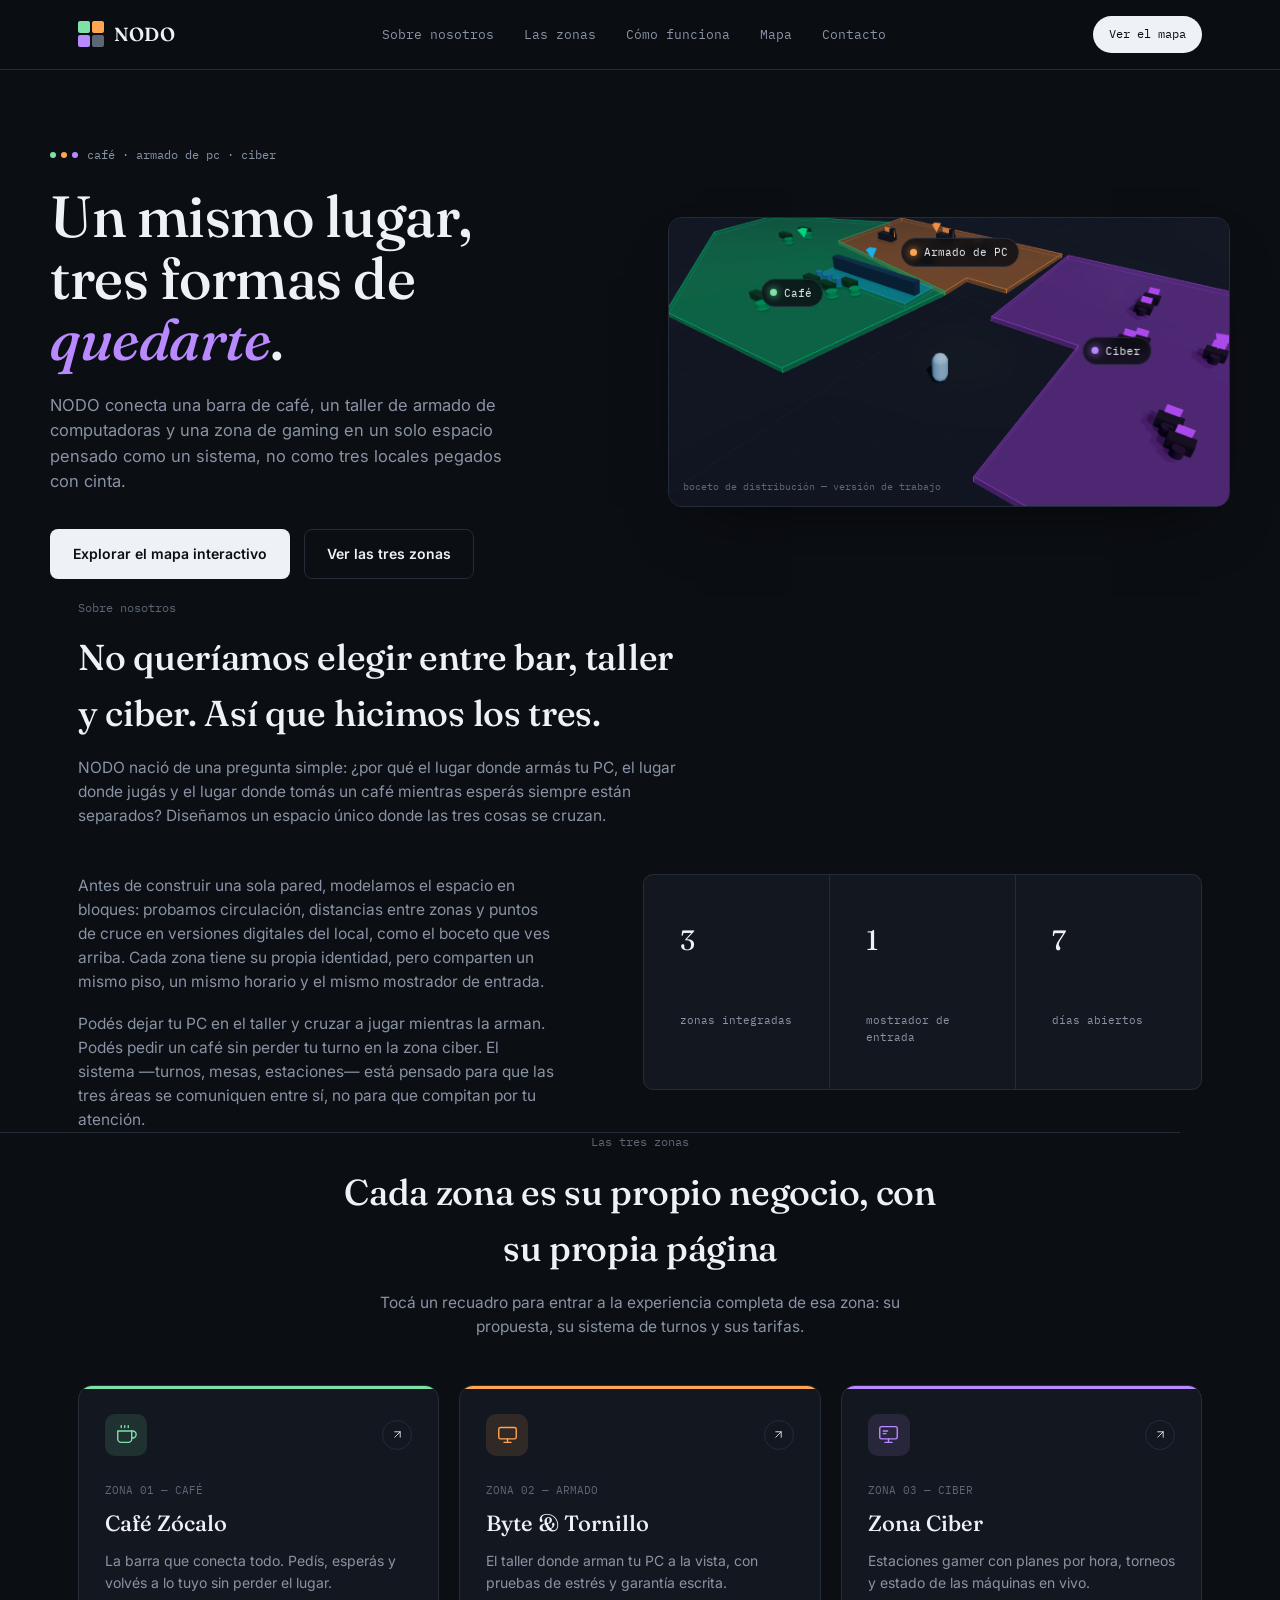
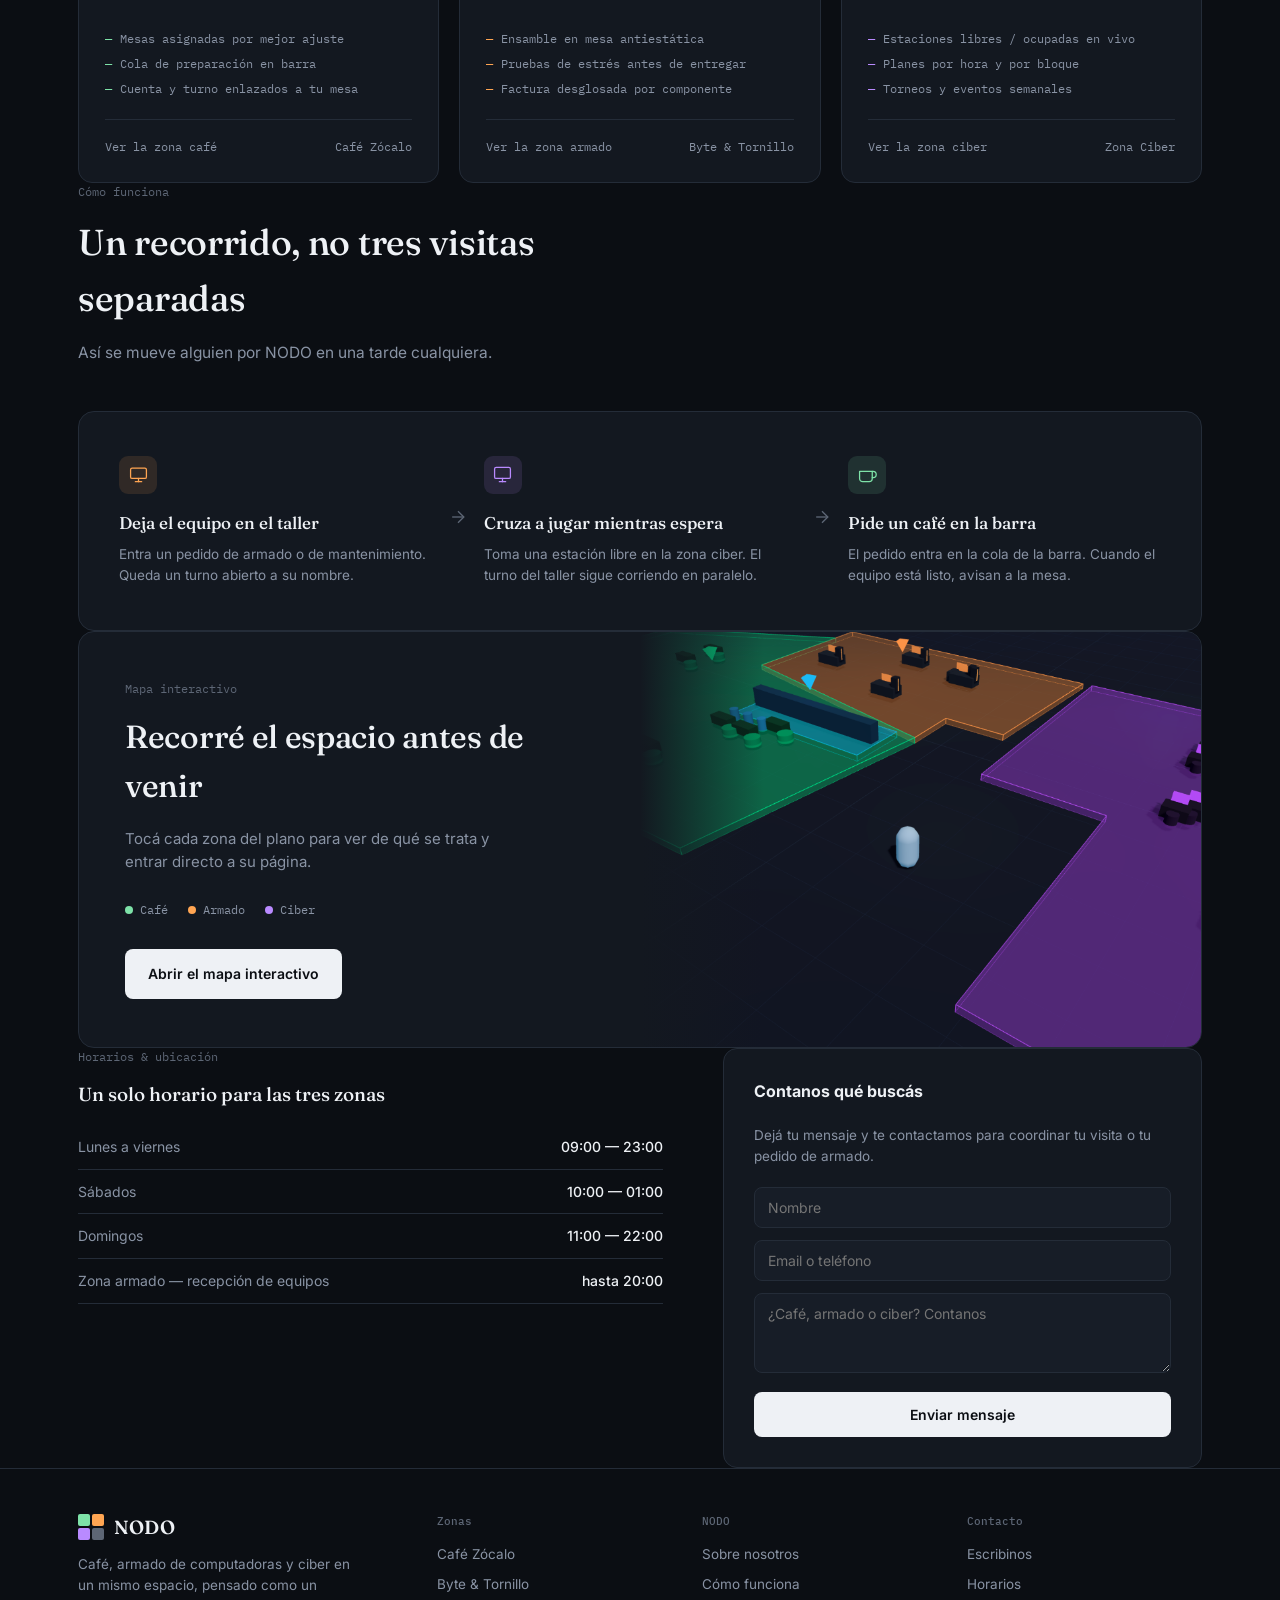
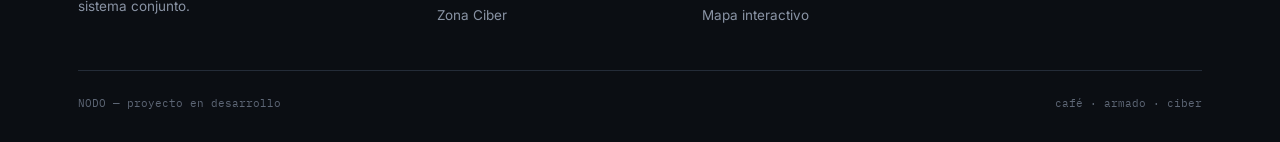
<file: Proyecto-Moyano/index.html>
<!DOCTYPE html>
<html lang="es">
<head>
<meta charset="UTF-8">
<meta name="viewport" content="width=device-width, initial-scale=1.0">
<title>NODO — Café, ciber y armado de PC en un solo lugar</title>
<meta name="description" content="NODO es un mismo espacio con tres experiencias conectadas: barra de café, zona de gaming y taller de armado de computadoras.">
<link rel="preconnect" href="https://fonts.googleapis.com">
<link rel="preconnect" href="https://fonts.gstatic.com" crossorigin>
<link href="https://fonts.googleapis.com/css2?family=Fraunces:ital,opsz,wght@0,9..144,400;0,9..144,500;0,9..144,600;1,9..144,500&family=Inter:wght@400;500;600&family=IBM+Plex+Mono:wght@400;500&display=swap" rel="stylesheet">
<style>
:root{
  --bg:#0b0e13;
  --bg-2:#0e1219;
  --panel:#131820;
  --panel-2:#171d27;
  --line:#242c38;
  --text:#eef1f5;
  --text-dim:#8993a4;
  --text-faint:#5d6675;

  --cafe:#7ee2a8;
  --cafe-dim:#2c4a3a;
  --armado:#ffa552;
  --armado-dim:#4a3521;
  --ciber:#b98aff;
  --ciber-dim:#352b4d;

  --serif:'Fraunces', serif;
  --sans:'Inter', sans-serif;
  --mono:'IBM Plex Mono', monospace;
}
*{box-sizing:border-box;}
html{scroll-behavior:smooth;}
body{
  margin:0;
  background:var(--bg);
  color:var(--text);
  font-family:var(--sans);
  line-height:1.55;
  -webkit-font-smoothing:antialiased;
}
img{max-width:100%;display:block;}
a{color:inherit;}
::selection{background:var(--ciber); color:#0b0e13;}
.wrap{max-width:1180px; margin:0 auto; padding:0 28px;}
@media (prefers-reduced-motion: reduce){
  *{animation-duration:0.001ms !important; transition-duration:0.001ms !important;}
}

/* ---------- nav ---------- */
header.site{
  position:sticky; top:0; z-index:80;
  background:rgba(11,14,19,0.86); backdrop-filter:blur(10px);
  border-bottom:1px solid var(--line);
}
header.site .wrap{display:flex; align-items:center; justify-content:space-between; padding:16px 28px;}
.logo{display:flex; align-items:center; gap:10px; text-decoration:none;}
.logo .mark{
  width:26px; height:26px; position:relative;
  display:grid; grid-template-columns:1fr 1fr; grid-template-rows:1fr 1fr; gap:2px;
}
.logo .mark i{border-radius:2px;}
.logo .mark i:nth-child(1){background:var(--cafe);}
.logo .mark i:nth-child(2){background:var(--armado);}
.logo .mark i:nth-child(3){background:var(--ciber);}
.logo .mark i:nth-child(4){background:var(--text-faint);}
.logo span{font-family:var(--serif); font-weight:600; font-size:19px; letter-spacing:0.2px;}
nav.links{display:flex; gap:30px;}
nav.links a{
  font-family:var(--mono); font-size:12.5px; text-decoration:none; color:var(--text-dim);
  transition:color .15s;
}
nav.links a:hover{color:var(--text);}
.nav-cta{
  display:inline-flex; align-items:center; gap:8px;
  font-family:var(--mono); font-size:12px; color:var(--bg);
  background:var(--text); padding:9px 16px; border-radius:20px;
  text-decoration:none; white-space:nowrap;
}
.nav-hide{display:none;}
@media (max-width:820px){ nav.links{display:none;} }

/* ---------- hero ---------- */
.hero{
  padding:76px 0 40px;
  display:grid; grid-template-columns:1fr 1fr; gap:56px; align-items:center;
}
.hero-copy .eyebrow{
  font-family:var(--mono); font-size:12px; color:var(--text-dim);
  margin-bottom:22px; display:flex; align-items:center; gap:9px;
}
.eyebrow .dots{display:flex; gap:5px;}
.eyebrow .dots i{width:6px; height:6px; border-radius:50%;}
.eyebrow .dots i:nth-child(1){background:var(--cafe);}
.eyebrow .dots i:nth-child(2){background:var(--armado);}
.eyebrow .dots i:nth-child(3){background:var(--ciber);}
.hero h1{
  font-family:var(--serif); font-weight:500;
  font-size:clamp(36px, 4.6vw, 58px); line-height:1.06; letter-spacing:-0.5px;
  margin:0 0 22px;
}
.hero h1 em{font-style:italic; font-weight:500; color:var(--ciber);}
.hero-copy p.lead{
  color:var(--text-dim); font-size:16.5px; max-width:460px; margin:0 0 34px;
}
.hero-cta{display:flex; gap:14px; flex-wrap:wrap;}
.btn{
  font-family:var(--sans); font-weight:600; font-size:14px;
  padding:13px 22px; border-radius:8px; border:1px solid transparent;
  cursor:pointer; text-decoration:none; display:inline-flex; align-items:center; gap:9px;
  transition:transform .15s, border-color .15s, background .15s;
}
.btn-primary{background:var(--text); color:var(--bg);}
.btn-primary:hover{transform:translateY(-1px);}
.btn-ghost{border-color:var(--line); color:var(--text);}
.btn-ghost:hover{border-color:var(--text-dim);}

.hero-map{
  position:relative; border-radius:14px; overflow:hidden;
  border:1px solid var(--line); background:var(--panel);
  box-shadow:0 30px 60px -30px rgba(0,0,0,0.6);
}
.hero-map img{width:100%; height:auto; display:block; opacity:0.96;}
.hero-pin{
  position:absolute; transform:translate(-50%,-50%);
  display:flex; align-items:center; gap:7px;
  font-family:var(--mono); font-size:10.5px;
  padding:5px 10px 5px 8px; border-radius:20px;
  background:rgba(11,14,19,0.82); border:1px solid var(--line);
  backdrop-filter:blur(4px); white-space:nowrap;
}
.hero-pin i{width:7px; height:7px; border-radius:50%; flex:none;}
.hero-pin.p-cafe i{background:var(--cafe); box-shadow:0 0 8px var(--cafe);}
.hero-pin.p-armado i{background:var(--armado); box-shadow:0 0 8px var(--armado);}
.hero-pin.p-ciber i{background:var(--ciber); box-shadow:0 0 8px var(--ciber);}
.hero-map-cap{
  position:absolute; left:14px; bottom:12px;
  font-family:var(--mono); font-size:10px; color:var(--text-faint);
}

@media (max-width:900px){
  .hero{grid-template-columns:1fr; padding-top:44px;}
  .hero-pin{font-size:9.5px; padding:4px 8px;}
}

/* ---------- section shell ---------- */
section{padding:86px 0;}
.section-head{max-width:600px; margin-bottom:46px;}
.section-head .tag{
  font-family:var(--mono); font-size:11.5px; color:var(--text-faint);
  margin-bottom:14px; display:block;
}
.section-head h2{
  font-family:var(--serif); font-weight:500; font-size:clamp(26px,3vw,36px);
  margin:0 0 14px; letter-spacing:-0.3px;
}
.section-head p{color:var(--text-dim); font-size:15.5px; margin:0;}
.center{text-align:center; margin-left:auto; margin-right:auto;}

hr.rule{border:none; border-top:1px solid var(--line); margin:0;}

/* ---------- sobre nosotros ---------- */
.about{display:grid; grid-template-columns:0.95fr 1.05fr; gap:60px; align-items:start;}
.about-text p{color:var(--text-dim); font-size:15.5px; margin:0 0 18px; max-width:480px;}
.about-text p:last-child{margin-bottom:0;}
.about-stats{
  display:grid; grid-template-columns:repeat(3,1fr); gap:1px;
  background:var(--line); border:1px solid var(--line); border-radius:10px; overflow:hidden;
}
.about-stats div{background:var(--panel); padding:22px 18px;}
.about-stats .n{font-family:var(--serif); font-size:28px; color:var(--text);}
.about-stats .l{font-family:var(--mono); font-size:10.5px; color:var(--text-dim); margin-top:6px;}
.about-principles{display:flex; flex-direction:column; gap:0;}
.principle{padding:22px 0; border-top:1px solid var(--line);}
.principle:last-child{padding-bottom:0;}
.principle .num{font-family:var(--mono); font-size:11px; color:var(--text-faint); margin-bottom:8px;}
.principle h4{font-family:var(--serif); font-weight:500; font-size:19px; margin:0 0 7px;}
.principle p{color:var(--text-dim); font-size:14.5px; margin:0; max-width:440px;}

@media (max-width:900px){ .about{grid-template-columns:1fr; gap:40px;} }

/* ---------- zonas ---------- */
.zonas-grid{display:grid; grid-template-columns:repeat(3,1fr); gap:20px;}
.zona-card{
  position:relative; display:block; text-decoration:none; color:var(--text);
  background:var(--panel); border:1px solid var(--line); border-radius:14px;
  padding:28px 26px 26px; overflow:hidden;
  transition:border-color .18s, transform .18s;
}
.zona-card:hover{transform:translateY(-4px);}
.zona-card::before{
  content:''; position:absolute; left:0; top:0; right:0; height:3px;
}
.zona-card.z-cafe::before{background:var(--cafe);}
.zona-card.z-armado::before{background:var(--armado);}
.zona-card.z-ciber::before{background:var(--ciber);}
.zona-card.z-cafe:hover{border-color:var(--cafe-dim);}
.zona-card.z-armado:hover{border-color:var(--armado-dim);}
.zona-card.z-ciber:hover{border-color:var(--ciber-dim);}
.zona-card .zk-top{display:flex; align-items:center; justify-content:space-between; margin-bottom:26px;}
.zona-card .zk-icon{
  width:42px; height:42px; border-radius:10px;
  display:flex; align-items:center; justify-content:center;
}
.z-cafe .zk-icon{background:rgba(126,226,168,0.12);}
.z-armado .zk-icon{background:rgba(255,165,82,0.12);}
.z-ciber .zk-icon{background:rgba(185,138,255,0.12);}
.zk-icon svg{width:21px; height:21px;}
.z-cafe .zk-icon svg{stroke:var(--cafe);}
.z-armado .zk-icon svg{stroke:var(--armado);}
.z-ciber .zk-icon svg{stroke:var(--ciber);}
.zk-arrow{
  width:30px; height:30px; border-radius:50%; border:1px solid var(--line);
  display:flex; align-items:center; justify-content:center; flex:none;
  transition:border-color .18s, transform .18s;
}
.zona-card:hover .zk-arrow{transform:rotate(45deg);}
.z-cafe:hover .zk-arrow{border-color:var(--cafe);}
.z-armado:hover .zk-arrow{border-color:var(--armado);}
.z-ciber:hover .zk-arrow{border-color:var(--ciber);}
.zk-arrow svg{width:13px; height:13px;}
.zona-card .zk-tag{font-family:var(--mono); font-size:10.5px; color:var(--text-faint); margin-bottom:8px; display:block;}
.zona-card h3{font-family:var(--serif); font-weight:500; font-size:22px; margin:0 0 10px;}
.zona-card p{color:var(--text-dim); font-size:14px; margin:0 0 20px; min-height:60px;}
.zk-list{list-style:none; margin:0 0 22px; padding:0; display:flex; flex-direction:column; gap:7px;}
.zk-list li{font-family:var(--mono); font-size:11.5px; color:var(--text-dim); display:flex; gap:8px; align-items:baseline;}
.z-cafe .zk-list li::before{content:'—'; color:var(--cafe);}
.z-armado .zk-list li::before{content:'—'; color:var(--armado);}
.z-ciber .zk-list li::before{content:'—'; color:var(--ciber);}
.zk-foot{
  font-family:var(--mono); font-size:11.5px; color:var(--text-dim);
  padding-top:18px; border-top:1px solid var(--line);
  display:flex; align-items:center; justify-content:space-between;
}
.z-cafe:hover .zk-foot{color:var(--cafe);}
.z-armado:hover .zk-foot{color:var(--armado);}
.z-ciber:hover .zk-foot{color:var(--ciber);}

@media (max-width:900px){ .zonas-grid{grid-template-columns:1fr;} }

/* ---------- integración ---------- */
.flujo{
  background:var(--panel); border:1px solid var(--line); border-radius:16px;
  padding:44px 40px; display:grid; grid-template-columns:1fr auto 1fr auto 1fr; align-items:center; gap:16px;
}
.flujo-step{text-align:left;}
.flujo-step .fs-icon{
  width:38px; height:38px; border-radius:9px; margin-bottom:16px;
  display:flex; align-items:center; justify-content:center;
}
.flujo-step:nth-child(1) .fs-icon{background:rgba(255,165,82,0.12);}
.flujo-step:nth-child(3) .fs-icon{background:rgba(185,138,255,0.12);}
.flujo-step:nth-child(5) .fs-icon{background:rgba(126,226,168,0.12);}
.flujo-step:nth-child(1) .fs-icon svg{stroke:var(--armado);}
.flujo-step:nth-child(3) .fs-icon svg{stroke:var(--ciber);}
.flujo-step:nth-child(5) .fs-icon svg{stroke:var(--cafe);}
.fs-icon svg{width:19px; height:19px;}
.flujo-step h5{font-family:var(--serif); font-weight:500; font-size:17px; margin:0 0 8px;}
.flujo-step p{font-size:13.5px; color:var(--text-dim); margin:0;}
.flujo-arrow{color:var(--text-faint);}
.flujo-arrow svg{width:20px; height:20px;}
@media (max-width:900px){
  .flujo{grid-template-columns:1fr; text-align:left;}
  .flujo-arrow{transform:rotate(90deg); margin:2px 0;}
}

/* ---------- mapa teaser ---------- */
.mapa-teaser{
  display:grid; grid-template-columns:1fr 1fr; gap:0;
  background:var(--panel); border:1px solid var(--line); border-radius:16px;
  overflow:hidden;
}
.mapa-teaser-copy{padding:48px 46px; display:flex; flex-direction:column; justify-content:center;}
.mapa-teaser-copy .tag{font-family:var(--mono); font-size:11.5px; color:var(--text-faint); margin-bottom:14px;}
.mapa-teaser-copy h2{font-family:var(--serif); font-weight:500; font-size:clamp(24px,2.6vw,32px); margin:0 0 16px; letter-spacing:-0.3px;}
.mapa-teaser-copy p{color:var(--text-dim); font-size:15px; margin:0 0 28px; max-width:400px;}
.mapa-legend{display:flex; gap:20px; margin-bottom:30px; flex-wrap:wrap;}
.mapa-legend span{display:flex; align-items:center; gap:7px; font-family:var(--mono); font-size:11.5px; color:var(--text-dim);}
.mapa-legend i{width:8px; height:8px; border-radius:50%;}
.mapa-legend .l-cafe i{background:var(--cafe);}
.mapa-legend .l-armado i{background:var(--armado);}
.mapa-legend .l-ciber i{background:var(--ciber);}
.mapa-teaser-art{position:relative; min-height:320px; overflow:hidden;}
.mapa-teaser-art img{width:100%; height:100%; object-fit:cover; object-position:center;}
.mapa-teaser-art::after{
  content:''; position:absolute; inset:0;
  background:linear-gradient(90deg, var(--panel) 0%, rgba(19,24,32,0) 22%);
}
@media (max-width:900px){
  .mapa-teaser{grid-template-columns:1fr;}
  .mapa-teaser-art{min-height:220px; order:-1;}
  .mapa-teaser-art::after{background:linear-gradient(180deg, rgba(19,24,32,0) 60%, var(--panel) 100%);}
}

/* ---------- horarios / contacto ---------- */
.contacto{display:grid; grid-template-columns:1.1fr 0.9fr; gap:60px;}
.contacto-block h4{font-family:var(--serif); font-weight:500; font-size:19px; margin:0 0 16px;}
.horarios{list-style:none; margin:0; padding:0;}
.horarios li{
  display:flex; justify-content:space-between; padding:11px 0;
  border-bottom:1px solid var(--line); font-size:14px; color:var(--text-dim);
}
.horarios li b{color:var(--text); font-weight:500;}
.contacto-form{background:var(--panel); border:1px solid var(--line); border-radius:14px; padding:30px;}
.contacto-form p{font-size:13.5px; color:var(--text-dim); margin:0 0 20px;}
.contacto-form input, .contacto-form textarea{
  width:100%; background:var(--panel-2); border:1px solid var(--line); border-radius:8px;
  color:var(--text); font-family:var(--sans); font-size:14px; padding:11px 13px; margin-bottom:12px;
}
.contacto-form textarea{resize:vertical; min-height:80px;}
.contacto-form button{width:100%; justify-content:center;}
@media (max-width:900px){ .contacto{grid-template-columns:1fr; gap:40px;} }

/* ---------- footer ---------- */
footer.site{border-top:1px solid var(--line); padding:44px 0 30px;}
.foot-grid{display:grid; grid-template-columns:1.4fr 1fr 1fr 1fr; gap:30px; margin-bottom:34px;}
.foot-brand .logo{margin-bottom:12px;}
.foot-brand p{color:var(--text-dim); font-size:13.5px; max-width:280px; margin:0;}
.foot-col h6{font-family:var(--mono); font-size:11px; color:var(--text-faint); margin:0 0 14px; font-weight:500;}
.foot-col a{display:block; color:var(--text-dim); text-decoration:none; font-size:13.5px; margin-bottom:10px;}
.foot-col a:hover{color:var(--text);}
.foot-bottom{
  display:flex; justify-content:space-between; align-items:center; flex-wrap:wrap; gap:10px;
  padding-top:24px; border-top:1px solid var(--line);
  font-family:var(--mono); font-size:11px; color:var(--text-faint);
}
@media (max-width:900px){ .foot-grid{grid-template-columns:1fr 1fr; row-gap:34px;} }
</style>
</head>
<body>

<header class="site">
  <div class="wrap">
    <a href="#top" class="logo">
      <span class="mark"><i></i><i></i><i></i><i></i></span>
      <span>NODO</span>
    </a>
    <nav class="links">
      <a href="#sobre">Sobre nosotros</a>
      <a href="#zonas">Las zonas</a>
      <a href="#integracion">Cómo funciona</a>
      <a href="#mapa">Mapa</a>
      <a href="#contacto">Contacto</a>
    </nav>
    <a href="mapa-interactivo/index-3d-fps.html" class="nav-cta">Ver el mapa</a>
  </div>
</header>

<main id="top">

  <!-- HERO -->
  <section class="hero wrap" style="padding-bottom:20px;">
    <div class="hero-copy">
      <div class="eyebrow">
        <span class="dots"><i></i><i></i><i></i></span>
        café · armado de pc · ciber
      </div>
      <h1>Un mismo lugar,<br>tres formas de <em>quedarte</em>.</h1>
      <p class="lead">NODO conecta una barra de café, un taller de armado de computadoras y una zona de gaming en un solo espacio pensado como un sistema, no como tres locales pegados con cinta.</p>
      <div class="hero-cta">
        <a href="mapa-interactivo/index-3d-fps.html" class="btn btn-primary">
          Explorar el mapa interactivo
        </a>
        <a href="#zonas" class="btn btn-ghost">Ver las tres zonas</a>
      </div>
    </div>
    <div class="hero-map">
      <img src="mapa-zonas.png" alt="Blockout del espacio NODO con sus tres zonas: café, armado de PC y ciber">
      <div class="hero-pin p-cafe" style="left:22%; top:26%;"><i></i>Café</div>
      <div class="hero-pin p-armado" style="left:52%; top:12%;"><i></i>Armado de PC</div>
      <div class="hero-pin p-ciber" style="left:80%; top:46%;"><i></i>Ciber</div>
      <div class="hero-map-cap">boceto de distribución — versión de trabajo</div>
    </div>
  </section>

  <!-- SOBRE NOSOTROS -->
  <section id="sobre" class="wrap">
    <div class="section-head">
      <span class="tag">Sobre nosotros</span>
      <h2>No queríamos elegir entre bar, taller y ciber. Así que hicimos los tres.</h2>
      <p>NODO nació de una pregunta simple: ¿por qué el lugar donde armás tu PC, el lugar donde jugás y el lugar donde tomás un café mientras esperás siempre están separados? Diseñamos un espacio único donde las tres cosas se cruzan.</p>
    </div>

    <div class="about">
      <div class="about-text">
        <p>Antes de construir una sola pared, modelamos el espacio en bloques: probamos circulación, distancias entre zonas y puntos de cruce en versiones digitales del local, como el boceto que ves arriba. Cada zona tiene su propia identidad, pero comparten un mismo piso, un mismo horario y el mismo mostrador de entrada.</p>
        <p>Podés dejar tu PC en el taller y cruzar a jugar mientras la arman. Podés pedir un café sin perder tu turno en la zona ciber. El sistema —turnos, mesas, estaciones— está pensado para que las tres áreas se comuniquen entre sí, no para que compitan por tu atención.</p>
      </div>
      <div class="about-stats">
        <div><div class="n">3</div><div class="l">zonas integradas</div></div>
        <div><div class="n">1</div><div class="l">mostrador de entrada</div></div>
        <div><div class="n">7</div><div class="l">días abiertos</div></div>
      </div>
    </div>
  </section>

  <hr class="rule wrap">

  <!-- ZONAS -->
  <section id="zonas" class="wrap">
    <div class="section-head center">
      <span class="tag">Las tres zonas</span>
      <h2>Cada zona es su propio negocio, con su propia página</h2>
      <p>Tocá un recuadro para entrar a la experiencia completa de esa zona: su propuesta, su sistema de turnos y sus tarifas.</p>
    </div>

    <div class="zonas-grid">

      <a href="/zonas/Zona-Cafe.html" class="zona-card z-cafe">
        <div class="zk-top">
          <div class="zk-icon">
            <svg viewBox="0 0 24 24" fill="none" stroke-width="1.6" stroke-linecap="round" stroke-linejoin="round"><path d="M18 8h1a4 4 0 0 1 0 8h-1"/><path d="M2 8h16v9a4 4 0 0 1-4 4H6a4 4 0 0 1-4-4V8z"/><line x1="6" y1="2" x2="6" y2="4"/><line x1="10" y1="2" x2="10" y2="4"/><line x1="14" y1="2" x2="14" y2="4"/></svg>
          </div>
          <div class="zk-arrow"><svg viewBox="0 0 24 24" fill="none" stroke="currentColor" stroke-width="1.6" stroke-linecap="round" stroke-linejoin="round"><line x1="7" y1="17" x2="17" y2="7"/><polyline points="7 7 17 7 17 17"/></svg></div>
        </div>
        <span class="zk-tag">ZONA 01 — CAFÉ</span>
        <h3>Café Zócalo</h3>
        <p>La barra que conecta todo. Pedís, esperás y volvés a lo tuyo sin perder el lugar.</p>
        <ul class="zk-list">
          <li>Mesas asignadas por mejor ajuste</li>
          <li>Cola de preparación en barra</li>
          <li>Cuenta y turno enlazados a tu mesa</li>
        </ul>
        <div class="zk-foot"><span>Ver la zona café</span><span>Café Zócalo</span></div>
      </a>

      <a href="/zonas/armado-de-computadoras.html" class="zona-card z-armado">
        <div class="zk-top">
          <div class="zk-icon">
            <svg viewBox="0 0 24 24" fill="none" stroke-width="1.6" stroke-linecap="round" stroke-linejoin="round"><rect x="2" y="4" width="20" height="13" rx="2"/><line x1="8" y1="21" x2="16" y2="21"/><line x1="12" y1="17" x2="12" y2="21"/></svg>
          </div>
          <div class="zk-arrow"><svg viewBox="0 0 24 24" fill="none" stroke="currentColor" stroke-width="1.6" stroke-linecap="round" stroke-linejoin="round"><line x1="7" y1="17" x2="17" y2="7"/><polyline points="7 7 17 7 17 17"/></svg></div>
        </div>
        <span class="zk-tag">ZONA 02 — ARMADO</span>
        <h3>Byte &amp; Tornillo</h3>
        <p>El taller donde arman tu PC a la vista, con pruebas de estrés y garantía escrita.</p>
        <ul class="zk-list">
          <li>Ensamble en mesa antiestática</li>
          <li>Pruebas de estrés antes de entregar</li>
          <li>Factura desglosada por componente</li>
        </ul>
        <div class="zk-foot"><span>Ver la zona armado</span><span>Byte &amp; Tornillo</span></div>
      </a>

      <a href="/zonas/zona-ciber.html" class="zona-card z-ciber">
        <div class="zk-top">
          <div class="zk-icon">
            <svg viewBox="0 0 24 24" fill="none" stroke-width="1.6" stroke-linecap="round" stroke-linejoin="round"><rect x="2" y="3" width="20" height="14" rx="2"/><line x1="8" y1="21" x2="16" y2="21"/><line x1="12" y1="17" x2="12" y2="21"/><path d="M6 8h5"/><path d="M6 11h3"/></svg>
          </div>
          <div class="zk-arrow"><svg viewBox="0 0 24 24" fill="none" stroke="currentColor" stroke-width="1.6" stroke-linecap="round" stroke-linejoin="round"><line x1="7" y1="17" x2="17" y2="7"/><polyline points="7 7 17 7 17 17"/></svg></div>
        </div>
        <span class="zk-tag">ZONA 03 — CIBER</span>
        <h3>Zona Ciber</h3>
        <p>Estaciones gamer con planes por hora, torneos y estado de las máquinas en vivo.</p>
        <ul class="zk-list">
          <li>Estaciones libres / ocupadas en vivo</li>
          <li>Planes por hora y por bloque</li>
          <li>Torneos y eventos semanales</li>
        </ul>
        <div class="zk-foot"><span>Ver la zona ciber</span><span>Zona Ciber</span></div>
      </a>

    </div>
  </section>

  <!-- CÓMO SE INTEGRA -->
  <section id="integracion" class="wrap">
    <div class="section-head">
      <span class="tag">Cómo funciona</span>
      <h2>Un recorrido, no tres visitas separadas</h2>
      <p>Así se mueve alguien por NODO en una tarde cualquiera.</p>
    </div>

    <div class="flujo">
      <div class="flujo-step">
        <div class="fs-icon"><svg viewBox="0 0 24 24" fill="none" stroke-width="1.6" stroke-linecap="round" stroke-linejoin="round"><rect x="2" y="4" width="20" height="13" rx="2"/><line x1="8" y1="21" x2="16" y2="21"/><line x1="12" y1="17" x2="12" y2="21"/></svg></div>
        <h5>Deja el equipo en el taller</h5>
        <p>Entra un pedido de armado o de mantenimiento. Queda un turno abierto a su nombre.</p>
      </div>
      <div class="flujo-arrow"><svg viewBox="0 0 24 24" fill="none" stroke="currentColor" stroke-width="1.6"><line x1="5" y1="12" x2="19" y2="12"/><polyline points="12 5 19 12 12 19"/></svg></div>
      <div class="flujo-step">
        <div class="fs-icon"><svg viewBox="0 0 24 24" fill="none" stroke-width="1.6" stroke-linecap="round" stroke-linejoin="round"><rect x="2" y="3" width="20" height="14" rx="2"/><line x1="8" y1="21" x2="16" y2="21"/><line x1="12" y1="17" x2="12" y2="21"/></svg></div>
        <h5>Cruza a jugar mientras espera</h5>
        <p>Toma una estación libre en la zona ciber. El turno del taller sigue corriendo en paralelo.</p>
      </div>
      <div class="flujo-arrow"><svg viewBox="0 0 24 24" fill="none" stroke="currentColor" stroke-width="1.6"><line x1="5" y1="12" x2="19" y2="12"/><polyline points="12 5 19 12 12 19"/></svg></div>
      <div class="flujo-step">
        <div class="fs-icon"><svg viewBox="0 0 24 24" fill="none" stroke-width="1.6" stroke-linecap="round" stroke-linejoin="round"><path d="M18 8h1a4 4 0 0 1 0 8h-1"/><path d="M2 8h16v9a4 4 0 0 1-4 4H6a4 4 0 0 1-4-4V8z"/></svg></div>
        <h5>Pide un café en la barra</h5>
        <p>El pedido entra en la cola de la barra. Cuando el equipo está listo, avisan a la mesa.</p>
      </div>
    </div>
  </section>

  <!-- MAPA -->
  <section id="mapa" class="wrap">
    <div class="mapa-teaser">
      <div class="mapa-teaser-copy">
        <span class="tag">Mapa interactivo</span>
        <h2>Recorré el espacio antes de venir</h2>
        <p>Tocá cada zona del plano para ver de qué se trata y entrar directo a su página.</p>
        <div class="mapa-legend">
          <span class="l-cafe"><i></i>Café</span>
          <span class="l-armado"><i></i>Armado</span>
          <span class="l-ciber"><i></i>Ciber</span>
        </div>
        <a href="mapa-interactivo/index-3d-fps.html" class="btn btn-primary" style="align-self:flex-start;">Abrir el mapa interactivo</a>
      </div>
      <div class="mapa-teaser-art">
        <img src="mapa-zonas.png" alt="Vista general del plano de NODO">
      </div>
    </div>
  </section>

  <!-- HORARIOS / CONTACTO -->
  <section id="contacto" class="wrap">
    <div class="contacto">
      <div class="contacto-block">
        <span class="tag" style="font-family:var(--mono); font-size:11.5px; color:var(--text-faint); display:block; margin-bottom:14px;">Horarios &amp; ubicación</span>
        <h4>Un solo horario para las tres zonas</h4>
        <ul class="horarios">
          <li><span>Lunes a viernes</span><b>09:00 — 23:00</b></li>
          <li><span>Sábados</span><b>10:00 — 01:00</b></li>
          <li><span>Domingos</span><b>11:00 — 22:00</b></li>
          <li><span>Zona armado — recepción de equipos</span><b>hasta 20:00</b></li>
        </ul>
      </div>
      <div class="contacto-form">
        <h4 style="margin-top:0;">Contanos qué buscás</h4>
        <p>Dejá tu mensaje y te contactamos para coordinar tu visita o tu pedido de armado.</p>
        <input type="text" placeholder="Nombre">
        <input type="text" placeholder="Email o teléfono">
        <textarea placeholder="¿Café, armado o ciber? Contanos"></textarea>
        <button type="button" class="btn btn-primary">Enviar mensaje</button>
      </div>
    </div>
  </section>

</main>

<footer class="site">
  <div class="wrap">
    <div class="foot-grid">
      <div class="foot-brand">
        <a href="#top" class="logo">
          <span class="mark"><i></i><i></i><i></i><i></i></span>
          <span>NODO</span>
        </a>
        <p>Café, armado de computadoras y ciber en un mismo espacio, pensado como un sistema conjunto.</p>
      </div>
      <div class="foot-col">
        <h6>Zonas</h6>
        <a href="Zona-Cafe.html">Café Zócalo</a>
        <a href="armado-de-computadoras.html">Byte &amp; Tornillo</a>
        <a href="zona-ciber.html">Zona Ciber</a>
      </div>
      <div class="foot-col">
        <h6>NODO</h6>
        <a href="#sobre">Sobre nosotros</a>
        <a href="#integracion">Cómo funciona</a>
        <a href="mapa-interactivo/index-3d-fps.html">Mapa interactivo</a>
      </div>
      <div class="foot-col">
        <h6>Contacto</h6>
        <a href="#contacto">Escribinos</a>
        <a href="#contacto">Horarios</a>
      </div>
    </div>
    <div class="foot-bottom">
      <span>NODO — proyecto en desarrollo</span>
      <span>café · armado · ciber</span>
    </div>
  </div>
</footer>

</body>
</html>
</file>
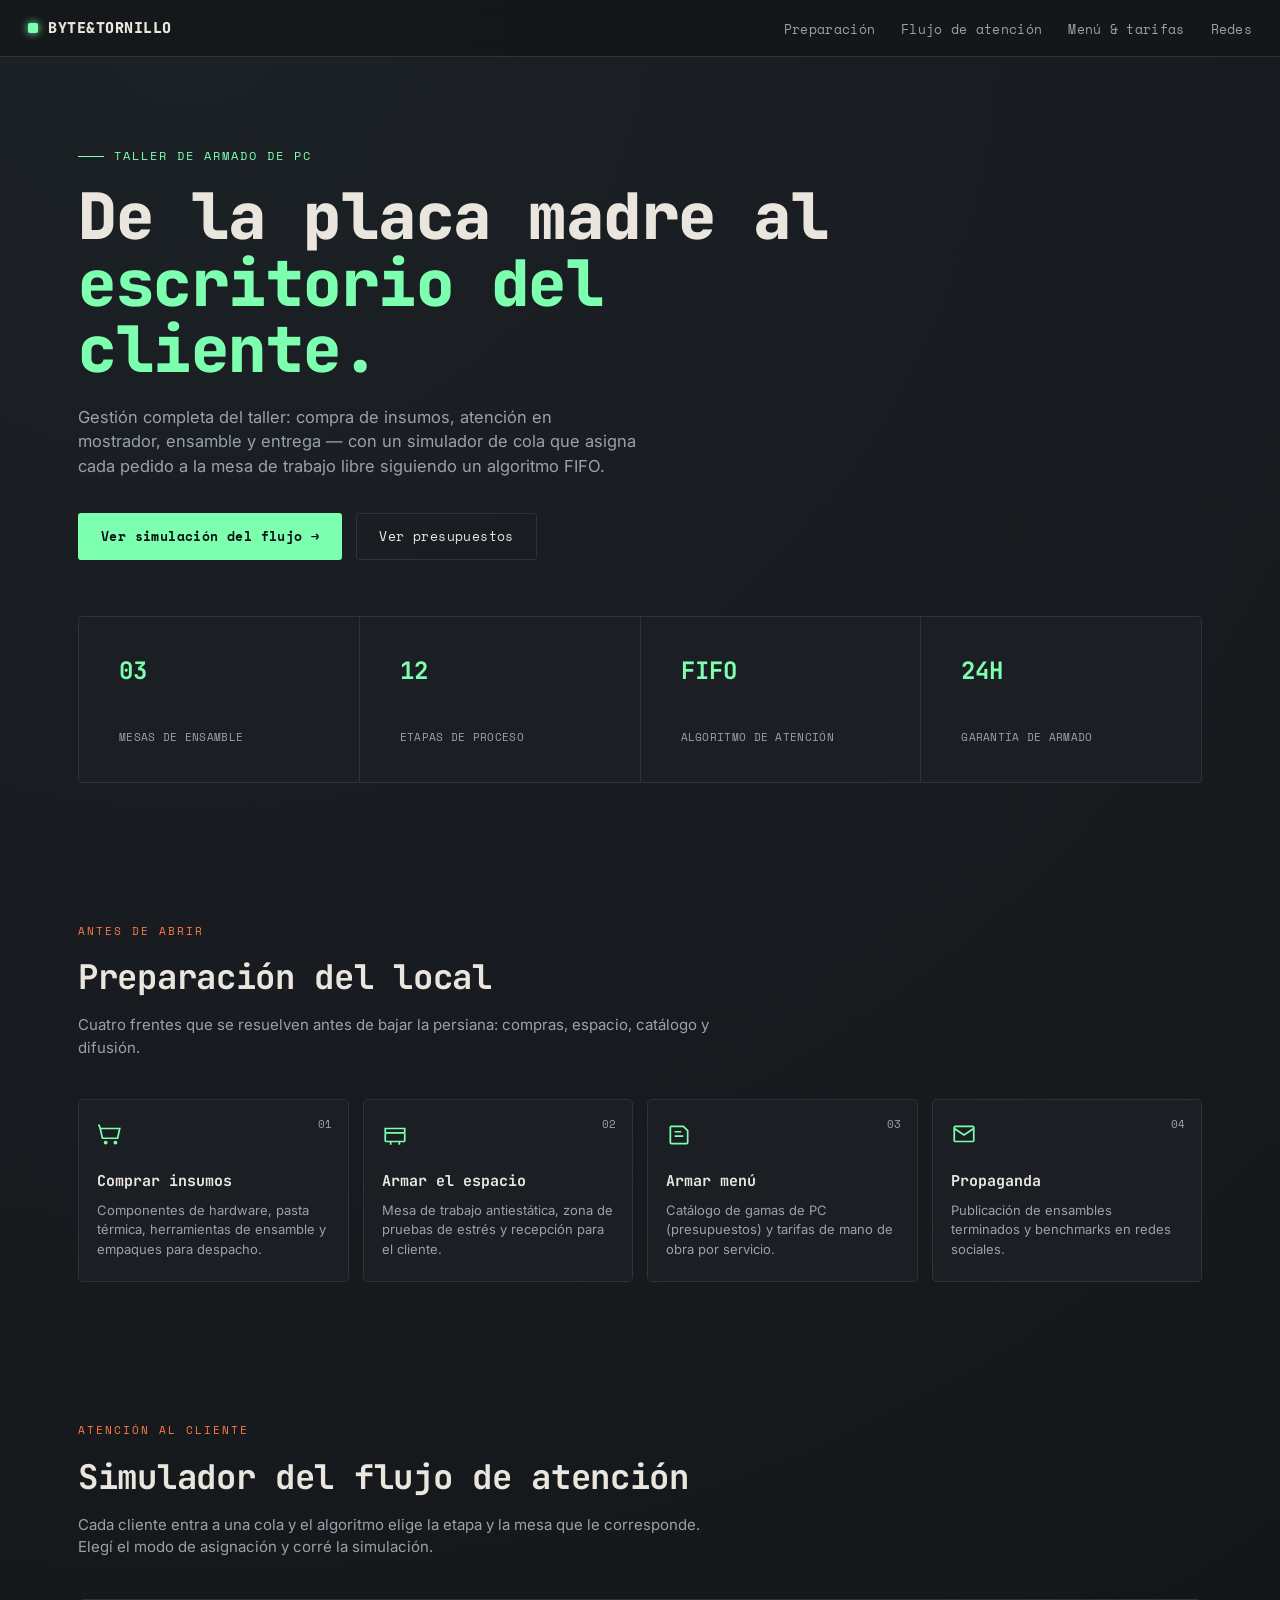
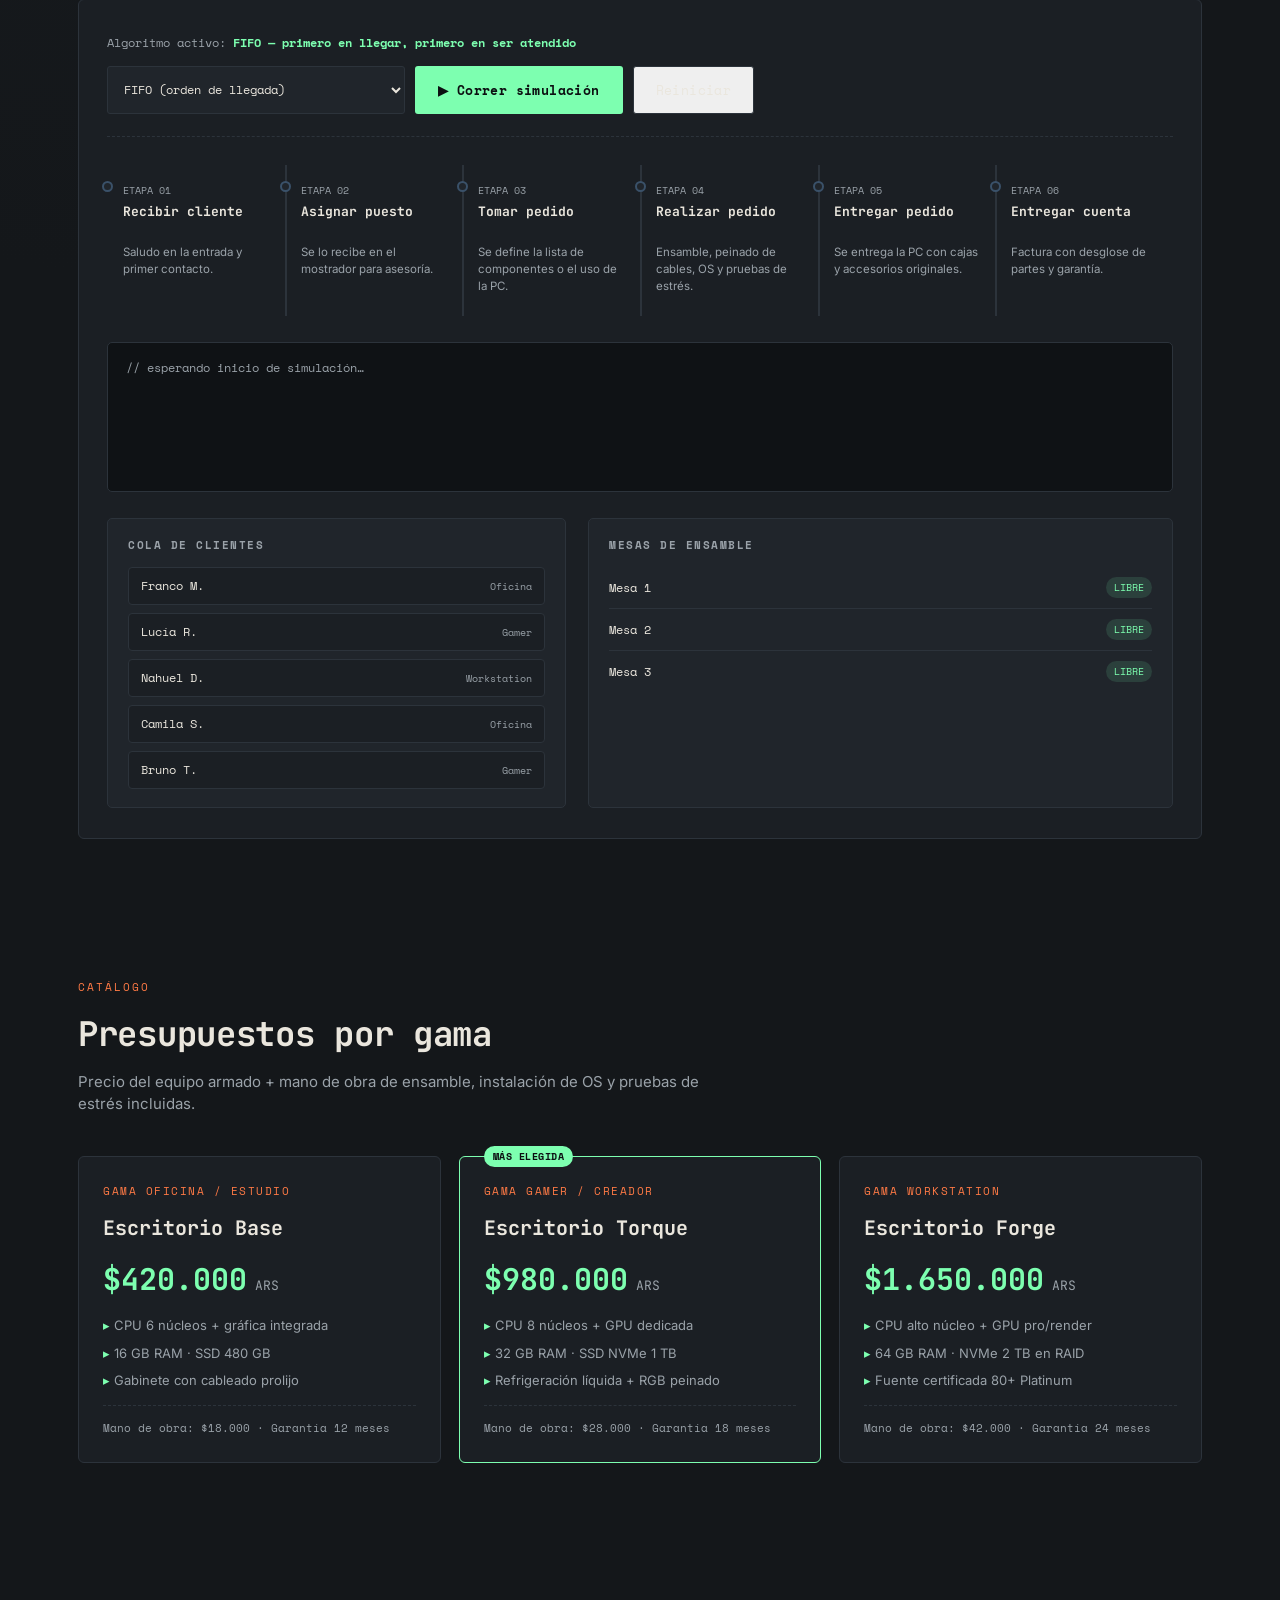
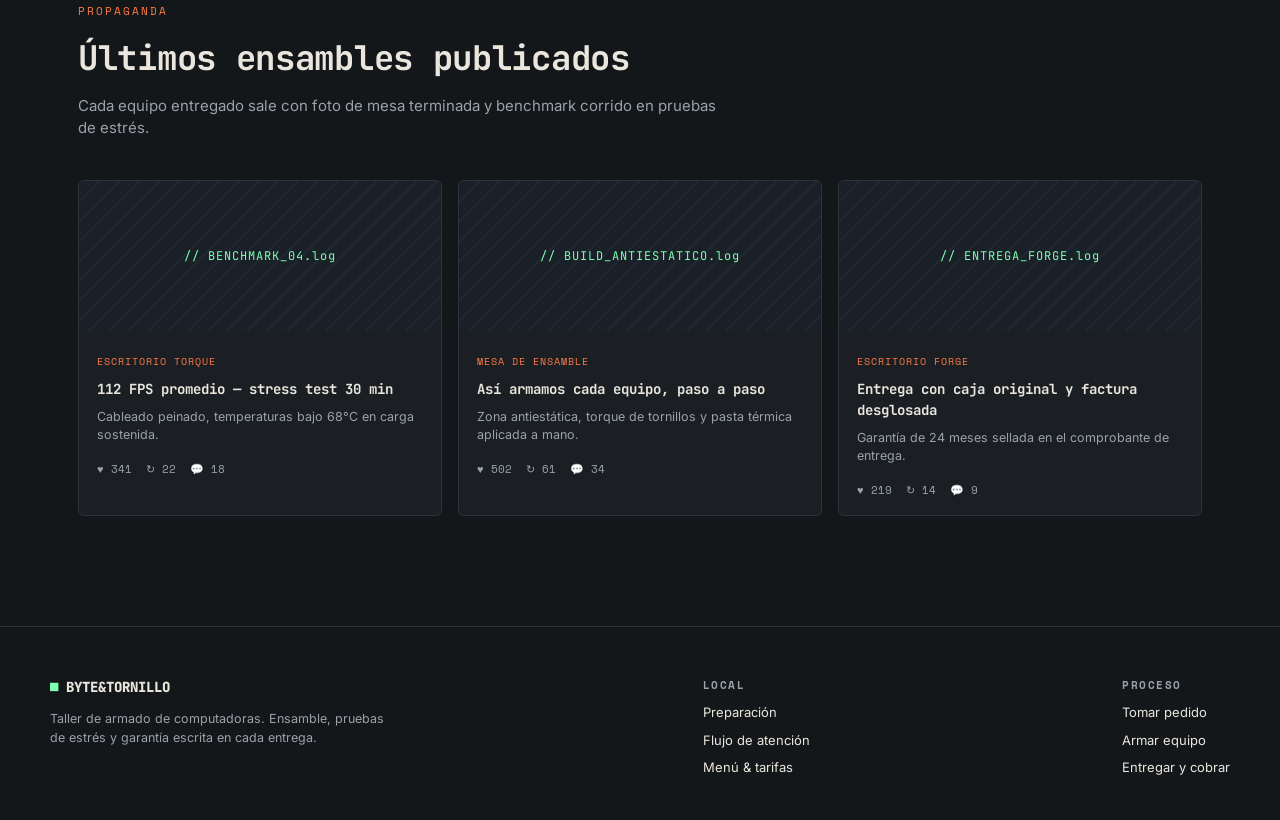
<file: Proyecto-Moyano/zonas/armado-de-computadoras.html>
<!DOCTYPE html>
<html lang="es">
<head>
<meta charset="UTF-8">
<meta name="viewport" content="width=device-width, initial-scale=1.0">
<title>BYTE&amp;TORNILLO — Armado de Computadoras</title>
<link rel="preconnect" href="https://fonts.googleapis.com">
<link href="https://fonts.googleapis.com/css2?family=Space+Mono:wght@400;700&family=JetBrains+Mono:wght@400;500;600;700;800&family=Inter:wght@400;500;600;700&display=swap" rel="stylesheet">
<style>
:root{
  --bg: #14171a;
  --panel: #1b1f24;
  --panel-2: #20252b;
  --line: #2c333b;
  --steel: #3a5169;
  --trace: #7dffb0;
  --trace-dim: #2f5f47;
  --solder: #ff7a45;
  --off: #eae6dd;
  --off-dim: #9aa2a9;
  --danger: #ff5c5c;
  --font-display: 'JetBrains Mono', monospace;
  --font-mono: 'Space Mono', monospace;
  --font-body: 'Inter', sans-serif;
}
*{box-sizing:border-box;}
html{scroll-behavior:smooth;}
body{
  margin:0;
  background:
    radial-gradient(circle at 15% 0%, #1c2126 0%, var(--bg) 45%),
    var(--bg);
  color:var(--off);
  font-family:var(--font-body);
  line-height:1.5;
}
::selection{background:var(--trace); color:#0c0f11;}

/* ---------- top nav ---------- */
header{
  position:sticky; top:0; z-index:50;
  display:flex; align-items:center; justify-content:space-between;
  padding:16px 28px;
  background:rgba(20,23,26,0.88);
  backdrop-filter:blur(8px);
  border-bottom:1px solid var(--line);
}
.brand{
  display:flex; align-items:center; gap:10px;
  font-family:var(--font-display); font-weight:800; letter-spacing:0.5px;
  font-size:15px; color:var(--off);
}
.brand .chip{
  width:10px;height:10px;border-radius:2px;
  background:var(--trace);
  box-shadow:0 0 8px var(--trace);
}
nav a{
  color:var(--off-dim); text-decoration:none; font-size:13px;
  font-family:var(--font-mono); margin-left:22px; letter-spacing:0.3px;
  transition:color .15s;
}
nav a:hover{color:var(--trace);}

/* ---------- hero ---------- */
.hero{
  padding:90px 28px 70px;
  max-width:1180px; margin:0 auto;
  position:relative;
}
.eyebrow{
  font-family:var(--font-mono); font-size:12px; color:var(--trace);
  letter-spacing:2px; text-transform:uppercase; margin-bottom:18px;
  display:flex; align-items:center; gap:10px;
}
.eyebrow::before{content:'';width:26px;height:1px;background:var(--trace);}
h1{
  font-family:var(--font-display); font-weight:800;
  font-size:clamp(34px, 5.4vw, 64px);
  line-height:1.04; margin:0 0 22px; letter-spacing:-0.5px;
  max-width:820px;
}
h1 span{color:var(--trace);}
.hero p.lead{
  max-width:560px; color:var(--off-dim); font-size:16.5px; margin-bottom:34px;
}
.hero-cta{display:flex; gap:14px; flex-wrap:wrap;}
.btn{
  font-family:var(--font-mono); font-size:13px; letter-spacing:0.4px;
  padding:13px 22px; border-radius:3px; border:1px solid transparent;
  cursor:pointer; text-decoration:none; display:inline-flex; align-items:center; gap:8px;
  transition:all .15s;
}
.btn-primary{background:var(--trace); color:#0c0f11; font-weight:700;}
.btn-primary:hover{background:#93ffbe; transform:translateY(-1px);}
.btn-ghost{border-color:var(--line); color:var(--off);}
.btn-ghost:hover{border-color:var(--trace); color:var(--trace);}

.hero-stats{
  display:grid; grid-template-columns:repeat(4,1fr); gap:1px;
  background:var(--line); border:1px solid var(--line); margin-top:56px; border-radius:4px; overflow:hidden;
}
.hero-stats div{background:var(--panel); padding:18px 20px;}
.hero-stats .n{font-family:var(--font-display); font-size:24px; color:var(--trace); font-weight:700;}
.hero-stats .l{font-family:var(--font-mono); font-size:11px; color:var(--off-dim); margin-top:4px; letter-spacing:0.3px;}

/* ---------- section shell ---------- */
section{max-width:1180px; margin:0 auto; padding:70px 28px;}
.section-head{margin-bottom:40px; max-width:640px;}
.section-head .tag{
  font-family:var(--font-mono); font-size:11px; color:var(--solder);
  letter-spacing:2px; text-transform:uppercase; margin-bottom:12px; display:block;
}
.section-head h2{
  font-family:var(--font-display); font-size:clamp(24px,3vw,34px);
  margin:0 0 12px; font-weight:700; letter-spacing:-0.3px;
}
.section-head p{color:var(--off-dim); font-size:15px; margin:0;}

/* ---------- PRE-OPEN: prep board ---------- */
.prep-grid{display:grid; grid-template-columns:repeat(4,1fr); gap:14px;}
.prep-card{
  background:var(--panel); border:1px solid var(--line); border-radius:5px;
  padding:22px 18px; position:relative; overflow:hidden;
}
.prep-card .idx{
  font-family:var(--font-mono); font-size:11px; color:var(--off-dim);
  position:absolute; top:16px; right:16px;
}
.prep-card svg{width:26px;height:26px; stroke:var(--trace); margin-bottom:16px;}
.prep-card h3{font-family:var(--font-display); font-size:15px; margin:0 0 8px;}
.prep-card p{font-size:13px; color:var(--off-dim); margin:0;}

/* ---------- workflow / algorithm diagram ---------- */
.flow-wrap{
  background:var(--panel); border:1px solid var(--line); border-radius:6px;
  padding:34px 28px 30px;
}
.flow-controls{
  display:flex; align-items:center; justify-content:space-between; flex-wrap:wrap; gap:14px;
  margin-bottom:28px; padding-bottom:22px; border-bottom:1px dashed var(--line);
}
.flow-controls .algo-label{
  font-family:var(--font-mono); font-size:12px; color:var(--off-dim);
}
.flow-controls .algo-label b{color:var(--trace);}
.flow-controls .ctrl-btns{display:flex; gap:10px;}
.flow-controls select{
  background:var(--panel-2); color:var(--off); border:1px solid var(--line);
  font-family:var(--font-mono); font-size:12px; padding:9px 12px; border-radius:3px;
}

.track{
  display:grid; grid-template-columns:repeat(6,1fr); gap:0; position:relative; margin-bottom:6px;
}
.stage{
  position:relative; padding:18px 14px 20px; text-align:left;
  border-left:2px solid var(--line);
}
.stage:first-child{border-left:2px solid transparent;}
.stage .dot{
  width:11px;height:11px; border-radius:50%; background:var(--panel-2); border:2px solid var(--steel);
  position:absolute; left:-7px; top:16px; transition:all .25s;
}
.stage.active .dot{background:var(--trace); border-color:var(--trace); box-shadow:0 0 12px var(--trace);}
.stage.done .dot{background:var(--trace-dim); border-color:var(--trace);}
.stage .num{font-family:var(--font-mono); font-size:10px; color:var(--off-dim); margin-bottom:6px;}
.stage h4{font-family:var(--font-display); font-size:13px; margin:0 0 6px; line-height:1.25; min-height:34px;}
.stage p{font-size:11.5px; color:var(--off-dim); margin:0; min-height:44px;}
.stage.active h4{color:var(--trace);}
.stage .entity{
  margin-top:10px; font-family:var(--font-mono); font-size:10px; color:var(--solder);
  display:none;
}
.stage.active .entity, .stage.done .entity{display:block;}

.sim-log{
  margin-top:26px; background:#0f1215; border:1px solid var(--line); border-radius:5px;
  padding:16px 18px; height:150px; overflow-y:auto; font-family:var(--font-mono); font-size:12px; color:var(--off-dim);
}
.sim-log div{margin-bottom:6px;}
.sim-log .t-in{color:var(--trace);}
.sim-log .t-turno{color:var(--solder);}
.sim-log .t-out{color:#8fb4ff;}

/* ---------- customer queue (FIFO) panel ---------- */
.queue-panel{
  display:grid; grid-template-columns: 1.1fr 1.4fr; gap:22px; margin-top:26px;
}
.queue-box, .stations-box{
  background:var(--panel-2); border:1px solid var(--line); border-radius:5px; padding:18px 20px;
}
.queue-box h5, .stations-box h5{
  font-family:var(--font-mono); font-size:11px; letter-spacing:1.5px; text-transform:uppercase;
  color:var(--off-dim); margin:0 0 14px;
}
.queue-list{list-style:none; margin:0; padding:0; display:flex; flex-direction:column; gap:8px;}
.queue-list li{
  display:flex; align-items:center; justify-content:space-between;
  background:var(--panel); border:1px solid var(--line); border-radius:4px;
  padding:9px 12px; font-family:var(--font-mono); font-size:12px;
}
.queue-list li .tag-gama{color:var(--off-dim); font-size:10px;}
.queue-list li.serving{border-color:var(--trace); color:var(--trace);}
.station-row{
  display:flex; align-items:center; justify-content:space-between;
  padding:10px 0; border-bottom:1px solid var(--line); font-family:var(--font-mono); font-size:12px;
}
.station-row:last-child{border-bottom:none;}
.station-row .st-status{font-size:10px; padding:3px 8px; border-radius:20px;}
.st-status.libre{background:rgba(125,255,176,0.12); color:var(--trace);}
.st-status.ocupado{background:rgba(255,122,69,0.15); color:var(--solder);}

/* ---------- menu / pricing ---------- */
.menu-grid{display:grid; grid-template-columns:repeat(3,1fr); gap:18px;}
.menu-card{
  background:var(--panel); border:1px solid var(--line); border-radius:6px; padding:26px 24px;
  display:flex; flex-direction:column; gap:14px; position:relative;
}
.menu-card.reco{border-color:var(--trace);}
.menu-card.reco::before{
  content:'MÁS ELEGIDA'; position:absolute; top:-11px; left:24px;
  background:var(--trace); color:#0c0f11; font-family:var(--font-mono); font-size:10px;
  padding:3px 9px; border-radius:20px; letter-spacing:0.5px; font-weight:700;
}
.menu-card .gama{font-family:var(--font-mono); font-size:11px; color:var(--solder); letter-spacing:1.5px; text-transform:uppercase;}
.menu-card h3{font-family:var(--font-display); font-size:20px; margin:0;}
.menu-card .price{font-family:var(--font-display); font-size:30px; color:var(--trace); font-weight:700;}
.menu-card .price span{font-size:13px; color:var(--off-dim); font-weight:400;}
.menu-card ul{list-style:none; margin:0; padding:0; display:flex; flex-direction:column; gap:8px; font-size:13px; color:var(--off-dim);}
.menu-card li::before{content:'▸ '; color:var(--trace);}
.menu-card .labor{
  margin-top:auto; padding-top:14px; border-top:1px dashed var(--line);
  font-family:var(--font-mono); font-size:11px; color:var(--off-dim);
}

/* ---------- social proof ---------- */
.social-grid{display:grid; grid-template-columns:repeat(3,1fr); gap:16px;}
.post{
  background:var(--panel); border:1px solid var(--line); border-radius:6px; overflow:hidden;
}
.post .thumb{
  height:150px; background:
    repeating-linear-gradient(135deg, #202730 0 2px, #1a2027 2px 14px);
  display:flex; align-items:center; justify-content:center;
  font-family:var(--font-display); color:var(--trace); font-size:12px; letter-spacing:1px;
}
.post .body{padding:16px 18px;}
.post .body .k{font-family:var(--font-mono); font-size:10px; color:var(--solder); letter-spacing:1px;}
.post .body h4{font-family:var(--font-display); font-size:14px; margin:8px 0;}
.post .body p{font-size:12.5px; color:var(--off-dim); margin:0;}
.post .stats{
  display:flex; gap:14px; padding:0 18px 16px; font-family:var(--font-mono); font-size:11px; color:var(--off-dim);
}

/* ---------- footer / receipt ---------- */
footer{
  border-top:1px solid var(--line); padding:50px 28px 34px; margin-top:40px;
}
.foot-wrap{max-width:1180px; margin:0 auto; display:flex; justify-content:space-between; flex-wrap:wrap; gap:24px;}
.foot-wrap .fbrand{font-family:var(--font-display); font-weight:800; font-size:14px;}
.foot-wrap p{color:var(--off-dim); font-size:12.5px; max-width:340px;}
.foot-wrap .fcol h6{font-family:var(--font-mono); font-size:11px; color:var(--off-dim); letter-spacing:1.5px; margin:0 0 10px; text-transform:uppercase;}
.foot-wrap .fcol a{display:block; color:var(--off); text-decoration:none; font-size:13px; margin-bottom:8px;}
.foot-wrap .fcol a:hover{color:var(--trace);}

@media (max-width:900px){
  .prep-grid{grid-template-columns:repeat(2,1fr);}
  .track{grid-template-columns:repeat(3,1fr);}
  .queue-panel{grid-template-columns:1fr;}
  .menu-grid{grid-template-columns:1fr;}
  .social-grid{grid-template-columns:1fr;}
  .hero-stats{grid-template-columns:repeat(2,1fr);}
  nav{display:none;}
}
</style>
</head>
<body>

<header>
  <div class="brand"><span class="chip"></span>BYTE&amp;TORNILLO</div>
  <nav>
    <a href="#prep">Preparación</a>
    <a href="#flujo">Flujo de atención</a>
    <a href="#menu">Menú &amp; tarifas</a>
    <a href="#redes">Redes</a>
  </nav>
</header>

<section class="hero">
  <span class="eyebrow">Taller de armado de PC</span>
  <h1>De la placa madre al<br><span>escritorio del cliente.</span></h1>
  <p class="lead">Gestión completa del taller: compra de insumos, atención en mostrador, ensamble y entrega — con un simulador de cola que asigna cada pedido a la mesa de trabajo libre siguiendo un algoritmo FIFO.</p>
  <div class="hero-cta">
    <a href="#flujo" class="btn btn-primary">Ver simulación del flujo →</a>
    <a href="#menu" class="btn btn-ghost">Ver presupuestos</a>
  </div>
  <div class="hero-stats">
    <div><div class="n">03</div><div class="l">MESAS DE ENSAMBLE</div></div>
    <div><div class="n">12</div><div class="l">ETAPAS DE PROCESO</div></div>
    <div><div class="n">FIFO</div><div class="l">ALGORITMO DE ATENCIÓN</div></div>
    <div><div class="n">24H</div><div class="l">GARANTÍA DE ARMADO</div></div>
  </div>
</section>

<section id="prep">
  <div class="section-head">
    <span class="tag">Antes de abrir</span>
    <h2>Preparación del local</h2>
    <p>Cuatro frentes que se resuelven antes de bajar la persiana: compras, espacio, catálogo y difusión.</p>
  </div>
  <div class="prep-grid">
    <div class="prep-card">
      <div class="idx">01</div>
      <svg viewBox="0 0 24 24" fill="none" stroke-width="1.6"><path d="M3 6h18l-2 9H5L3 6Z"/><path d="M3 6 2 3H1"/><circle cx="8" cy="19" r="1"/><circle cx="17" cy="19" r="1"/></svg>
      <h3>Comprar insumos</h3>
      <p>Componentes de hardware, pasta térmica, herramientas de ensamble y empaques para despacho.</p>
    </div>
    <div class="prep-card">
      <div class="idx">02</div>
      <svg viewBox="0 0 24 24" fill="none" stroke-width="1.6"><rect x="3" y="10" width="18" height="8" rx="1"/><path d="M3 10V6h18v4"/><path d="M8 18v3M16 18v3"/></svg>
      <h3>Armar el espacio</h3>
      <p>Mesa de trabajo antiestática, zona de pruebas de estrés y recepción para el cliente.</p>
    </div>
    <div class="prep-card">
      <div class="idx">03</div>
      <svg viewBox="0 0 24 24" fill="none" stroke-width="1.6"><path d="M4 19V5a1 1 0 0 1 1-1h11l4 4v11a1 1 0 0 1-1 1H5a1 1 0 0 1-1-1Z"/><path d="M8 9h6M8 13h8"/></svg>
      <h3>Armar menú</h3>
      <p>Catálogo de gamas de PC (presupuestos) y tarifas de mano de obra por servicio.</p>
    </div>
    <div class="prep-card">
      <div class="idx">04</div>
      <svg viewBox="0 0 24 24" fill="none" stroke-width="1.6"><rect x="3" y="4" width="18" height="14" rx="1"/><path d="m3 6 9 6 9-6"/></svg>
      <h3>Propaganda</h3>
      <p>Publicación de ensambles terminados y benchmarks en redes sociales.</p>
    </div>
  </div>
</section>

<section id="flujo">
  <div class="section-head">
    <span class="tag">Atención al cliente</span>
    <h2>Simulador del flujo de atención</h2>
    <p>Cada cliente entra a una cola y el algoritmo elige la etapa y la mesa que le corresponde. Elegí el modo de asignación y corré la simulación.</p>
  </div>

  <div class="flow-wrap">
    <div class="flow-controls">
      <div class="algo-label">Algoritmo activo: <b id="algoName">FIFO — primero en llegar, primero en ser atendido</b></div>
      <div class="ctrl-btns">
        <select id="algoSelect">
          <option value="fifo">FIFO (orden de llegada)</option>
          <option value="priority">Prioridad por gama (Gamer primero)</option>
          <option value="shortest">Mesa libre más cercana (round-robin)</option>
        </select>
        <button class="btn btn-primary" id="runBtn">▶ Correr simulación</button>
        <button class="btn btn-ghost" id="resetBtn">Reiniciar</button>
      </div>
    </div>

    <div class="track" id="track">
      <!-- stages injected by JS -->
    </div>

    <div class="sim-log" id="simLog">
      <div>// esperando inicio de simulación…</div>
    </div>

    <div class="queue-panel">
      <div class="queue-box">
        <h5>Cola de clientes</h5>
        <ul class="queue-list" id="queueList"></ul>
      </div>
      <div class="stations-box">
        <h5>Mesas de ensamble</h5>
        <div id="stationsList"></div>
      </div>
    </div>
  </div>
</section>

<section id="menu">
  <div class="section-head">
    <span class="tag">Catálogo</span>
    <h2>Presupuestos por gama</h2>
    <p>Precio del equipo armado + mano de obra de ensamble, instalación de OS y pruebas de estrés incluidas.</p>
  </div>
  <div class="menu-grid">
    <div class="menu-card">
      <span class="gama">Gama Oficina / Estudio</span>
      <h3>Escritorio Base</h3>
      <div class="price">$420.000<span> ARS</span></div>
      <ul>
        <li>CPU 6 núcleos + gráfica integrada</li>
        <li>16 GB RAM · SSD 480 GB</li>
        <li>Gabinete con cableado prolijo</li>
      </ul>
      <div class="labor">Mano de obra: $18.000 · Garantía 12 meses</div>
    </div>
    <div class="menu-card reco">
      <span class="gama">Gama Gamer / Creador</span>
      <h3>Escritorio Torque</h3>
      <div class="price">$980.000<span> ARS</span></div>
      <ul>
        <li>CPU 8 núcleos + GPU dedicada</li>
        <li>32 GB RAM · SSD NVMe 1 TB</li>
        <li>Refrigeración líquida + RGB peinado</li>
      </ul>
      <div class="labor">Mano de obra: $28.000 · Garantía 18 meses</div>
    </div>
    <div class="menu-card">
      <span class="gama">Gama Workstation</span>
      <h3>Escritorio Forge</h3>
      <div class="price">$1.650.000<span> ARS</span></div>
      <ul>
        <li>CPU alto núcleo + GPU pro/render</li>
        <li>64 GB RAM · NVMe 2 TB en RAID</li>
        <li>Fuente certificada 80+ Platinum</li>
      </ul>
      <div class="labor">Mano de obra: $42.000 · Garantía 24 meses</div>
    </div>
  </div>
</section>

<section id="redes">
  <div class="section-head">
    <span class="tag">Propaganda</span>
    <h2>Últimos ensambles publicados</h2>
    <p>Cada equipo entregado sale con foto de mesa terminada y benchmark corrido en pruebas de estrés.</p>
  </div>
  <div class="social-grid">
    <div class="post">
      <div class="thumb">// BENCHMARK_04.log</div>
      <div class="body">
        <span class="k">ESCRITORIO TORQUE</span>
        <h4>112 FPS promedio — stress test 30 min</h4>
        <p>Cableado peinado, temperaturas bajo 68°C en carga sostenida.</p>
      </div>
      <div class="stats"><span>♥ 341</span><span>↻ 22</span><span>💬 18</span></div>
    </div>
    <div class="post">
      <div class="thumb">// BUILD_ANTIESTATICO.log</div>
      <div class="body">
        <span class="k">MESA DE ENSAMBLE</span>
        <h4>Así armamos cada equipo, paso a paso</h4>
        <p>Zona antiestática, torque de tornillos y pasta térmica aplicada a mano.</p>
      </div>
      <div class="stats"><span>♥ 502</span><span>↻ 61</span><span>💬 34</span></div>
    </div>
    <div class="post">
      <div class="thumb">// ENTREGA_FORGE.log</div>
      <div class="body">
        <span class="k">ESCRITORIO FORGE</span>
        <h4>Entrega con caja original y factura desglosada</h4>
        <p>Garantía de 24 meses sellada en el comprobante de entrega.</p>
      </div>
      <div class="stats"><span>♥ 219</span><span>↻ 14</span><span>💬 9</span></div>
    </div>
  </div>
</section>

<footer>
  <div class="foot-wrap">
    <div>
      <div class="fbrand"><span style="color:var(--trace)">■</span> BYTE&amp;TORNILLO</div>
      <p>Taller de armado de computadoras. Ensamble, pruebas de estrés y garantía escrita en cada entrega.</p>
    </div>
    <div class="fcol">
      <h6>Local</h6>
      <a href="#prep">Preparación</a>
      <a href="#flujo">Flujo de atención</a>
      <a href="#menu">Menú &amp; tarifas</a>
    </div>
    <div class="fcol">
      <h6>Proceso</h6>
      <a href="#flujo">Tomar pedido</a>
      <a href="#flujo">Armar equipo</a>
      <a href="#flujo">Entregar y cobrar</a>
    </div>
  </div>
</footer>

<script>
const stagesData = [
  {n:'01', title:'Recibir cliente', desc:'Saludo en la entrada y primer contacto.', entity:'Encargado de mostrador'},
  {n:'02', title:'Asignar puesto', desc:'Se lo recibe en el mostrador para asesoría.', entity:'Encargado de mostrador'},
  {n:'03', title:'Tomar pedido', desc:'Se define la lista de componentes o el uso de la PC.', entity:'Asesor técnico'},
  {n:'04', title:'Realizar pedido', desc:'Ensamble, peinado de cables, OS y pruebas de estrés.', entity:'Técnico de mesa'},
  {n:'05', title:'Entregar pedido', desc:'Se entrega la PC con cajas y accesorios originales.', entity:'Técnico de mesa'},
  {n:'06', title:'Entregar cuenta', desc:'Factura con desglose de partes y garantía.', entity:'Caja'},
];

const track = document.getElementById('track');
stagesData.forEach((s, i) => {
  const div = document.createElement('div');
  div.className = 'stage';
  div.id = 'stage-'+i;
  div.innerHTML = `<div class="dot"></div><div class="num">ETAPA ${s.n}</div><h4>${s.title}</h4><p>${s.desc}</p><div class="entity">→ ${s.entity}</div>`;
  track.appendChild(div);
});

const customersPool = [
  {name:'Franco M.', gama:'Oficina'},
  {name:'Lucía R.', gama:'Gamer'},
  {name:'Nahuel D.', gama:'Workstation'},
  {name:'Camila S.', gama:'Oficina'},
  {name:'Bruno T.', gama:'Gamer'},
];

let queue = [];
let stations = [
  {name:'Mesa 1', busy:false, customer:null},
  {name:'Mesa 2', busy:false, customer:null},
  {name:'Mesa 3', busy:false, customer:null},
];

function resetSim(){
  queue = customersPool.map((c,i)=>({...c, id:i}));
  stations.forEach(s=>{s.busy=false; s.customer=null;});
  stagesData.forEach((_,i)=>{
    const el = document.getElementById('stage-'+i);
    el.classList.remove('active','done');
  });
  document.getElementById('simLog').innerHTML = '<div>// esperando inicio de simulación…</div>';
  renderQueue();
  renderStations();
}

function renderQueue(){
  const ul = document.getElementById('queueList');
  ul.innerHTML = '';
  if(queue.length===0){
    ul.innerHTML = '<li style="opacity:.5">Cola vacía — todos atendidos</li>';
    return;
  }
  queue.forEach(c=>{
    const li = document.createElement('li');
    li.innerHTML = `<span>${c.name}</span><span class="tag-gama">${c.gama}</span>`;
    ul.appendChild(li);
  });
}

function renderStations(){
  const box = document.getElementById('stationsList');
  box.innerHTML = '';
  stations.forEach(s=>{
    const row = document.createElement('div');
    row.className = 'station-row';
    row.innerHTML = `<span>${s.name}${s.customer? ' — '+s.customer.name : ''}</span><span class="st-status ${s.busy?'ocupado':'libre'}">${s.busy?'OCUPADA':'LIBRE'}</span>`;
    box.appendChild(row);
  });
}

function log(msg, cls){
  const logBox = document.getElementById('simLog');
  const line = document.createElement('div');
  if(cls) line.className = cls;
  line.textContent = msg;
  logBox.appendChild(line);
  logBox.scrollTop = logBox.scrollHeight;
}

function pickNextCustomer(algo){
  if(queue.length===0) return null;
  if(algo==='priority'){
    let idx = queue.findIndex(c=>c.gama==='Gamer');
    if(idx===-1) idx = 0;
    return queue.splice(idx,1)[0];
  }
  // fifo & round-robin both take head of queue for the customer;
  // round-robin only differs in station selection
  return queue.shift();
}

function pickStation(algo, roundRobinIndexRef){
  if(algo==='shortest'){
    const st = stations[roundRobinIndexRef.i % stations.length];
    roundRobinIndexRef.i++;
    return st;
  }
  return stations.find(s=>!s.busy) || stations[0];
}

async function sleep(ms){ return new Promise(r=>setTimeout(r,ms)); }

async function runSimulation(){
  const runBtn = document.getElementById('runBtn');
  runBtn.disabled = true; runBtn.textContent = 'Simulando…';
  const algo = document.getElementById('algoSelect').value;
  const rrRef = {i:0};

  while(queue.length>0){
    const customer = pickNextCustomer(algo);
    const station = pickStation(algo, rrRef);
    station.busy = true; station.customer = customer;
    renderQueue(); renderStations();
    log(`[IN]  ${customer.name} (${customer.gama}) ingresa — turno asignado a ${station.name}`, 't-in');

    for(let i=0;i<stagesData.length;i++){
      stagesData.forEach((_,j)=>{
        const el = document.getElementById('stage-'+j);
        if(j<i) el.classList.add('done'), el.classList.remove('active');
      });
      const el = document.getElementById('stage-'+i);
      el.classList.add('active');
      log(`      · ${customer.name} → ${stagesData[i].title} (${stagesData[i].entity})`, 't-turno');
      await sleep(380);
    }
    stagesData.forEach((_,j)=>{
      document.getElementById('stage-'+j).classList.remove('active');
      document.getElementById('stage-'+j).classList.add('done');
    });

    log(`[OUT] ${customer.name} — cobrado y mesa limpiada. ${station.name} queda libre.`, 't-out');
    station.busy = false; station.customer = null;
    renderStations();
    await sleep(250);
    stagesData.forEach((_,j)=>document.getElementById('stage-'+j).classList.remove('done'));
  }

  log('// simulación finalizada — cola vacía');
  runBtn.disabled = false; runBtn.textContent = '▶ Correr simulación';
}

document.getElementById('algoSelect').addEventListener('change', (e)=>{
  const labels = {
    fifo: 'FIFO — primero en llegar, primero en ser atendido',
    priority: 'Prioridad — gama Gamer pasa primero en la cola',
    shortest: 'Round-robin — asigna mesas en rotación fija',
  };
  document.getElementById('algoName').textContent = labels[e.target.value];
});
document.getElementById('runBtn').addEventListener('click', runSimulation);
document.getElementById('resetBtn').addEventListener('click', resetSim);

resetSim();
</script>
</body>
</html>
</file>
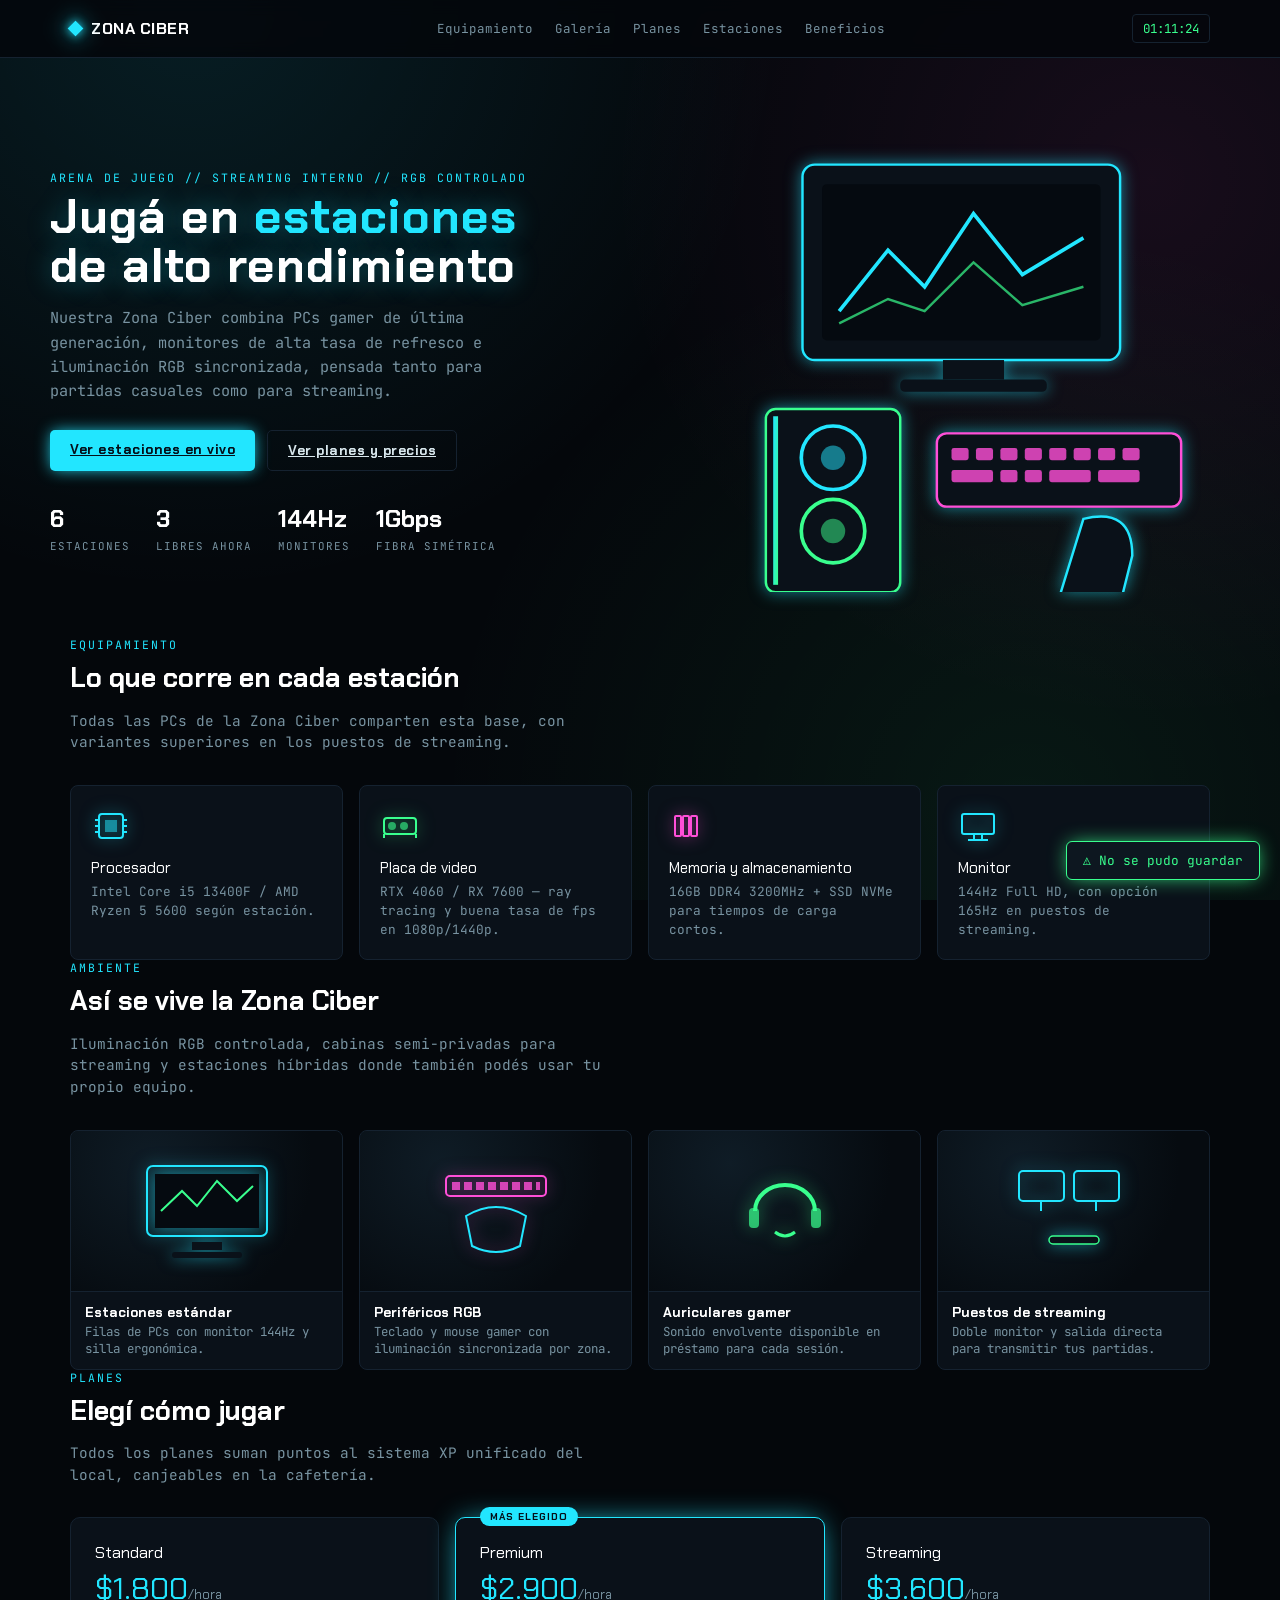
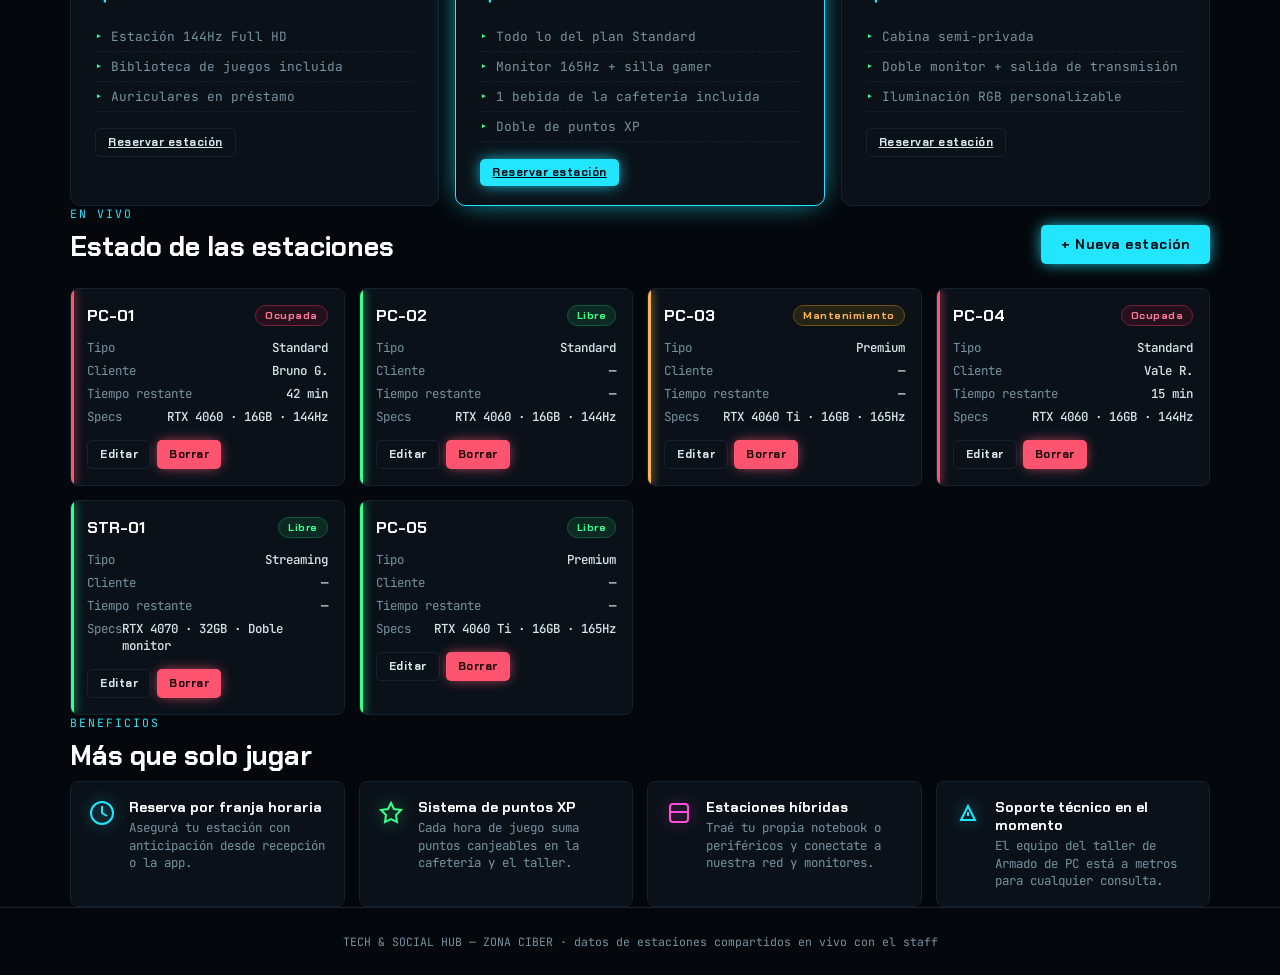
<file: Proyecto-Moyano/zonas/zona-ciber.html>
<!DOCTYPE html>
<html lang="es">
<head>
<meta charset="UTF-8">
<meta name="viewport" content="width=device-width, initial-scale=1.0">
<title>Zona Ciber — Tech & Social Hub</title>
<link rel="preconnect" href="https://fonts.googleapis.com">
<link href="https://fonts.googleapis.com/css2?family=Chakra+Petch:wght@500;600;700&family=JetBrains+Mono:wght@400;500;700&display=swap" rel="stylesheet">
<style>
  :root{
    --bg:#04070b; --panel:#0a1119; --panel2:#0d1720; --line:#152230;
    --cyan:#22e6ff; --cyan-dim:#0e5b6c; --green:#39ff8e; --green-dim:#0f5c3a;
    --pink:#ff4fd8; --text:#d7e6ec; --text-dim:#7893a1; --danger:#ff5470;
  }
  *{box-sizing:border-box;}
  html{scroll-behavior:smooth;}
  html,body{margin:0;background:var(--bg);color:var(--text);font-family:'JetBrains Mono',monospace;}
  body{
    background-image:
      radial-gradient(circle at 15% 0%, rgba(34,230,255,.10), transparent 42%),
      radial-gradient(circle at 90% 20%, rgba(255,79,216,.08), transparent 40%),
      radial-gradient(circle at 80% 90%, rgba(57,255,142,.07), transparent 45%);
    background-attachment:fixed;
  }
  h1,h2,h3,.tab,.stat-label,.navlink,.plan-name,.card-title{font-family:'Chakra Petch',sans-serif;}
  a{color:inherit;}
  .wrap{max-width:1180px;margin:0 auto;padding:0 20px;}
  section{padding:64px 0;}
  .eyebrow{color:var(--cyan);font-size:.72rem;letter-spacing:2px;margin-bottom:8px;}
  .sec-title{font-size:1.7rem;color:#fff;margin:0 0 8px;}
  .sec-sub{color:var(--text-dim);font-size:.9rem;max-width:560px;line-height:1.5;margin-bottom:32px;}

  /* ---------- nav ---------- */
  nav{position:sticky;top:0;z-index:50;background:rgba(4,7,11,.85);backdrop-filter:blur(8px);border-bottom:1px solid var(--line);}
  nav .wrap{display:flex;align-items:center;justify-content:space-between;padding:14px 20px;}
  .brand{display:flex;align-items:center;gap:10px;}
  .brand .dot{width:11px;height:11px;background:var(--cyan);box-shadow:0 0 10px var(--cyan),0 0 22px var(--cyan);transform:rotate(45deg);}
  .brand span{font-family:'Chakra Petch',sans-serif;font-weight:700;letter-spacing:.5px;color:#fff;font-size:1rem;}
  .navlinks{display:flex;gap:22px;font-size:.78rem;letter-spacing:1px;}
  .navlinks a{color:var(--text-dim);text-decoration:none;}
  .navlinks a:hover{color:var(--cyan);}
  .clock{font-size:.78rem;color:var(--green);border:1px solid var(--line);padding:5px 10px;border-radius:4px;}

  /* ---------- hero ---------- */
  .hero{padding:70px 0 40px;display:grid;grid-template-columns:1.1fr .9fr;gap:40px;align-items:center;}
  .hero h1{font-size:3rem;line-height:1.02;color:#fff;margin:0 0 14px;letter-spacing:1px;
    text-shadow:0 0 26px rgba(34,230,255,.35);}
  .hero h1 em{font-style:normal;color:var(--cyan);}
  .hero p{color:var(--text-dim);font-size:.95rem;line-height:1.6;max-width:460px;margin-bottom:26px;}
  .hero-cta{display:flex;gap:12px;flex-wrap:wrap;}
  .hero-stats{display:flex;gap:26px;margin-top:32px;flex-wrap:wrap;}
  .hero-stats div b{display:block;font-family:'Chakra Petch',sans-serif;font-size:1.5rem;color:#fff;}
  .hero-stats div span{font-size:.68rem;letter-spacing:1px;color:var(--text-dim);text-transform:uppercase;}
  .hero-art{position:relative;}

  /* ---------- botones ---------- */
  .btn{background:var(--cyan);color:#04101a;border:none;border-radius:5px;padding:11px 20px;font-family:'Chakra Petch',sans-serif;font-weight:700;font-size:.85rem;letter-spacing:.5px;cursor:pointer;box-shadow:0 0 16px -2px var(--cyan);}
  .btn:hover{filter:brightness(1.15);}
  .btn.ghost{background:transparent;color:var(--text);border:1px solid var(--line);box-shadow:none;}
  .btn.small{padding:6px 12px;font-size:.72rem;}
  .btn.danger{background:var(--danger);box-shadow:0 0 14px -3px var(--danger);color:#1a0508;}

  /* ---------- svg icon cards ---------- */
  .icon-card svg{display:block;}
  .glow-cyan{filter:drop-shadow(0 0 8px rgba(34,230,255,.55));}
  .glow-green{filter:drop-shadow(0 0 8px rgba(57,255,142,.5));}
  .glow-pink{filter:drop-shadow(0 0 8px rgba(255,79,216,.5));}

  /* ---------- equipment grid ---------- */
  .grid-4{display:grid;grid-template-columns:repeat(auto-fit,minmax(210px,1fr));gap:16px;}
  .spec-card{background:var(--panel);border:1px solid var(--line);border-radius:8px;padding:20px;}
  .spec-card .card-title{color:#fff;font-size:.95rem;margin:12px 0 4px;}
  .spec-card p{color:var(--text-dim);font-size:.8rem;line-height:1.5;margin:0;}

  /* ---------- gallery ---------- */
  .gallery{display:grid;grid-template-columns:repeat(auto-fit,minmax(230px,1fr));gap:16px;}
  .gcard{background:var(--panel);border:1px solid var(--line);border-radius:8px;overflow:hidden;}
  .gcard .gimg{height:160px;display:flex;align-items:center;justify-content:center;background:radial-gradient(circle at 30% 20%, #0f1c26, #060b10 70%);}
  .gcard .gcap{padding:12px 14px;font-size:.78rem;color:var(--text-dim);border-top:1px solid var(--line);}
  .gcard .gcap b{color:#fff;display:block;font-family:'Chakra Petch',sans-serif;font-size:.85rem;margin-bottom:2px;}

  /* ---------- pricing ---------- */
  .plans{display:grid;grid-template-columns:repeat(auto-fit,minmax(230px,1fr));gap:16px;}
  .plan{background:var(--panel);border:1px solid var(--line);border-radius:10px;padding:24px;position:relative;}
  .plan.featured{border-color:var(--cyan);box-shadow:0 0 30px -8px var(--cyan);}
  .plan.featured::before{content:'MÁS ELEGIDO';position:absolute;top:-11px;left:24px;background:var(--cyan);color:#04101a;font-size:.62rem;font-weight:700;letter-spacing:1px;padding:3px 10px;border-radius:20px;font-family:'Chakra Petch',sans-serif;}
  .plan-name{color:#fff;font-size:1rem;margin-bottom:4px;}
  .plan-price{font-family:'Chakra Petch',sans-serif;font-size:1.9rem;color:var(--cyan);margin:6px 0 14px;}
  .plan-price span{font-size:.8rem;color:var(--text-dim);}
  .plan ul{list-style:none;padding:0;margin:0 0 18px;}
  .plan li{color:var(--text-dim);font-size:.8rem;padding:6px 0;border-bottom:1px dashed var(--line);}
  .plan li::before{content:'▸ ';color:var(--green);}

  /* ---------- estaciones en vivo ---------- */
  .stations-head{display:flex;justify-content:space-between;align-items:flex-end;flex-wrap:wrap;gap:12px;margin-bottom:24px;}
  .station-grid{display:grid;grid-template-columns:repeat(auto-fit,minmax(230px,1fr));gap:14px;}
  .station{background:var(--panel);border:1px solid var(--line);border-radius:8px;padding:16px;position:relative;overflow:hidden;}
  .station::before{content:'';position:absolute;left:0;top:0;bottom:0;width:3px;}
  .station.free::before{background:var(--green);box-shadow:0 0 10px var(--green);}
  .station.busy::before{background:var(--danger);box-shadow:0 0 10px var(--danger);}
  .station.maint::before{background:#ffb454;box-shadow:0 0 10px #ffb454;}
  .station-top{display:flex;justify-content:space-between;align-items:center;margin-bottom:10px;}
  .station-top b{font-family:'Chakra Petch',sans-serif;color:#fff;font-size:1rem;}
  .badge{padding:3px 9px;border-radius:20px;font-size:.65rem;font-weight:700;letter-spacing:.5px;font-family:'Chakra Petch',sans-serif;}
  .b-free{background:#0f5c3a55;color:var(--green);border:1px solid var(--green-dim);}
  .b-busy{background:#5c0f2255;color:#ff7799;border:1px solid #7a1f3a;}
  .b-maint{background:#5c4a0f55;color:#ffb454;border:1px solid #6b530f;}
  .station-row{display:flex;justify-content:space-between;font-size:.78rem;color:var(--text-dim);padding:3px 0;}
  .station-row b{color:var(--text);font-weight:500;}
  .station-actions{display:flex;gap:6px;margin-top:12px;}

  /* ---------- perks ---------- */
  .perks{display:grid;grid-template-columns:repeat(auto-fit,minmax(220px,1fr));gap:14px;}
  .perk{display:flex;gap:12px;background:var(--panel);border:1px solid var(--line);border-radius:8px;padding:16px;}
  .perk b{display:block;color:#fff;font-family:'Chakra Petch',sans-serif;font-size:.88rem;margin-bottom:3px;}
  .perk p{margin:0;color:var(--text-dim);font-size:.78rem;line-height:1.4;}

  footer{border-top:1px solid var(--line);padding:26px 0;text-align:center;color:var(--text-dim);font-size:.72rem;}

  /* ---------- modal / toast ---------- */
  .overlay{position:fixed;inset:0;background:rgba(2,5,9,.75);backdrop-filter:blur(2px);display:none;align-items:center;justify-content:center;z-index:100;padding:16px;}
  .overlay.show{display:flex;}
  .modal{background:var(--panel2);border:1px solid var(--cyan);border-radius:8px;padding:22px;width:100%;max-width:420px;box-shadow:0 0 40px -8px var(--cyan);}
  .modal h3{margin:0 0 14px;color:#fff;font-size:1.05rem;}
  .field{margin-bottom:12px;}
  .field label{display:block;font-size:.68rem;color:var(--text-dim);letter-spacing:1px;text-transform:uppercase;margin-bottom:5px;font-family:'Chakra Petch',sans-serif;}
  .field input, .field select{width:100%;background:#050a10;border:1px solid var(--line);color:#fff;border-radius:5px;padding:9px 10px;font-family:'JetBrains Mono',monospace;font-size:.85rem;}
  .field input:focus, .field select:focus{outline:none;border-color:var(--cyan);}
  .modal-actions{display:flex;justify-content:flex-end;gap:8px;margin-top:16px;}
  .toast{position:fixed;bottom:20px;right:20px;background:var(--panel2);border:1px solid var(--green);color:var(--green);padding:10px 16px;border-radius:6px;font-size:.8rem;box-shadow:0 0 20px -4px var(--green);opacity:0;transform:translateY(8px);transition:.25s;z-index:200;}
  .toast.show{opacity:1;transform:translateY(0);}

  @media(max-width:820px){ .hero{grid-template-columns:1fr;} .hero h1{font-size:2.2rem;} .navlinks{display:none;} }
</style>
</head>
<body>

<nav>
  <div class="wrap">
    <div class="brand"><div class="dot"></div><span>ZONA CIBER</span></div>
    <div class="navlinks">
      <a href="#equipo">Equipamiento</a>
      <a href="#galeria">Galería</a>
      <a href="#planes">Planes</a>
      <a href="#estaciones">Estaciones</a>
      <a href="#perks">Beneficios</a>
    </div>
    <div class="clock" id="clock">--:--:--</div>
  </div>
</nav>

<div class="wrap hero">
  <div>
    <div class="eyebrow">ARENA DE JUEGO // STREAMING INTERNO // RGB CONTROLADO</div>
    <h1>Jugá en <em>estaciones</em><br>de alto rendimiento</h1>
    <p>Nuestra Zona Ciber combina PCs gamer de última generación, monitores de alta tasa de refresco e iluminación RGB sincronizada, pensada tanto para partidas casuales como para streaming.</p>
    <div class="hero-cta">
      <a href="#estaciones" class="btn">Ver estaciones en vivo</a>
      <a href="#planes" class="btn ghost">Ver planes y precios</a>
    </div>
    <div class="hero-stats">
      <div><b id="statTotal">–</b><span>Estaciones</span></div>
      <div><b id="statFree">–</b><span>Libres ahora</span></div>
      <div><b>144Hz</b><span>Monitores</span></div>
      <div><b>1Gbps</b><span>Fibra simétrica</span></div>
    </div>
  </div>
  <div class="hero-art">
    <svg viewBox="0 0 420 380" class="glow-cyan">
      <defs>
        <linearGradient id="ggpu" x1="0" y1="0" x2="1" y2="1">
          <stop offset="0%" stop-color="#22e6ff"/><stop offset="100%" stop-color="#39ff8e"/>
        </linearGradient>
      </defs>
      <!-- monitor -->
      <rect x="70" y="30" width="260" height="160" rx="10" fill="#0a1119" stroke="#22e6ff" stroke-width="2"/>
      <rect x="86" y="46" width="228" height="128" rx="4" fill="#050a10"/>
      <polyline points="100,150 140,100 170,130 210,70 250,120 300,90" fill="none" stroke="#22e6ff" stroke-width="3"/>
      <polyline points="100,160 140,140 170,150 210,110 250,145 300,130" fill="none" stroke="#39ff8e" stroke-width="2" opacity=".7"/>
      <rect x="185" y="190" width="50" height="16" fill="#0a1119"/>
      <rect x="150" y="206" width="120" height="10" rx="4" fill="#0a1119"/>
      <!-- torre PC -->
      <rect x="40" y="230" width="110" height="150" rx="8" fill="#0a1119" stroke="#39ff8e" stroke-width="2"/>
      <circle cx="95" cy="270" r="26" fill="none" stroke="#22e6ff" stroke-width="3"/>
      <circle cx="95" cy="270" r="10" fill="#22e6ff" opacity=".5"/>
      <circle cx="95" cy="330" r="26" fill="none" stroke="#39ff8e" stroke-width="3"/>
      <circle cx="95" cy="330" r="10" fill="#39ff8e" opacity=".5"/>
      <rect x="46" y="236" width="4" height="138" fill="url(#ggpu)"/>
      <!-- teclado -->
      <rect x="180" y="250" width="200" height="60" rx="8" fill="#0a1119" stroke="#ff4fd8" stroke-width="2"/>
      <g fill="#ff4fd8" opacity=".8">
        <rect x="192" y="262" width="14" height="10" rx="2"/><rect x="212" y="262" width="14" height="10" rx="2"/>
        <rect x="232" y="262" width="14" height="10" rx="2"/><rect x="252" y="262" width="14" height="10" rx="2"/>
        <rect x="272" y="262" width="14" height="10" rx="2"/><rect x="292" y="262" width="14" height="10" rx="2"/>
        <rect x="312" y="262" width="14" height="10" rx="2"/><rect x="332" y="262" width="14" height="10" rx="2"/>
        <rect x="192" y="280" width="34" height="10" rx="2"/><rect x="232" y="280" width="14" height="10" rx="2"/>
        <rect x="252" y="280" width="14" height="10" rx="2"/><rect x="272" y="280" width="34" height="10" rx="2"/>
        <rect x="312" y="280" width="34" height="10" rx="2"/>
      </g>
      <!-- silla -->
      <path d="M300 320 q40 -10 40 30 l-10 40 q-30 10 -50 -5 z" fill="#0a1119" stroke="#22e6ff" stroke-width="2"/>
    </svg>
  </div>
</div>

<section id="equipo" class="wrap">
  <div class="eyebrow">EQUIPAMIENTO</div>
  <h2 class="sec-title">Lo que corre en cada estación</h2>
  <p class="sec-sub">Todas las PCs de la Zona Ciber comparten esta base, con variantes superiores en los puestos de streaming.</p>
  <div class="grid-4">
    <div class="spec-card icon-card">
      <svg width="40" height="40" viewBox="0 0 40 40" class="glow-cyan"><rect x="8" y="8" width="24" height="24" rx="3" fill="none" stroke="#22e6ff" stroke-width="2"/><rect x="14" y="14" width="12" height="12" fill="#22e6ff" opacity=".5"/><g stroke="#22e6ff" stroke-width="2"><line x1="4" y1="14" x2="8" y2="14"/><line x1="4" y1="20" x2="8" y2="20"/><line x1="4" y1="26" x2="8" y2="26"/><line x1="32" y1="14" x2="36" y2="14"/><line x1="32" y1="20" x2="36" y2="20"/><line x1="32" y1="26" x2="36" y2="26"/></g></svg>
      <div class="card-title">Procesador</div>
      <p>Intel Core i5 13400F / AMD Ryzen 5 5600 según estación.</p>
    </div>
    <div class="spec-card icon-card">
      <svg width="40" height="40" viewBox="0 0 40 40" class="glow-green"><rect x="4" y="12" width="32" height="16" rx="3" fill="none" stroke="#39ff8e" stroke-width="2"/><circle cx="12" cy="20" r="4" fill="#39ff8e" opacity=".6"/><circle cx="24" cy="20" r="4" fill="#39ff8e" opacity=".6"/><line x1="4" y1="28" x2="4" y2="32" stroke="#39ff8e" stroke-width="2"/><line x1="36" y1="28" x2="36" y2="32" stroke="#39ff8e" stroke-width="2"/></svg>
      <div class="card-title">Placa de video</div>
      <p>RTX 4060 / RX 7600 — ray tracing y buena tasa de fps en 1080p/1440p.</p>
    </div>
    <div class="spec-card icon-card">
      <svg width="40" height="40" viewBox="0 0 40 40" class="glow-pink"><rect x="6" y="10" width="6" height="20" rx="1" fill="none" stroke="#ff4fd8" stroke-width="2"/><rect x="14" y="10" width="6" height="20" rx="1" fill="none" stroke="#ff4fd8" stroke-width="2"/><rect x="22" y="10" width="6" height="20" rx="1" fill="none" stroke="#ff4fd8" stroke-width="2"/></svg>
      <div class="card-title">Memoria y almacenamiento</div>
      <p>16GB DDR4 3200MHz + SSD NVMe para tiempos de carga cortos.</p>
    </div>
    <div class="spec-card icon-card">
      <svg width="40" height="40" viewBox="0 0 40 40" class="glow-cyan"><rect x="4" y="8" width="32" height="20" rx="2" fill="none" stroke="#22e6ff" stroke-width="2"/><line x1="16" y1="28" x2="16" y2="34" stroke="#22e6ff" stroke-width="2"/><line x1="24" y1="28" x2="24" y2="34" stroke="#22e6ff" stroke-width="2"/><line x1="10" y1="34" x2="30" y2="34" stroke="#22e6ff" stroke-width="2"/></svg>
      <div class="card-title">Monitor</div>
      <p>144Hz Full HD, con opción 165Hz en puestos de streaming.</p>
    </div>
  </div>
</section>

<section id="galeria" class="wrap">
  <div class="eyebrow">AMBIENTE</div>
  <h2 class="sec-title">Así se vive la Zona Ciber</h2>
  <p class="sec-sub">Iluminación RGB controlada, cabinas semi-privadas para streaming y estaciones híbridas donde también podés usar tu propio equipo.</p>
  <div class="gallery">
    <div class="gcard">
      <div class="gimg">
        <svg width="140" height="110" viewBox="0 0 140 110" class="glow-cyan">
          <rect x="10" y="10" width="120" height="70" rx="6" fill="none" stroke="#22e6ff" stroke-width="2"/>
          <rect x="18" y="18" width="104" height="54" fill="#050a10"/>
          <polyline points="24,55 45,35 60,50 80,25 100,45 116,30" fill="none" stroke="#39ff8e" stroke-width="2"/>
          <rect x="55" y="86" width="30" height="8" fill="#0a1119"/>
          <rect x="35" y="96" width="70" height="6" rx="3" fill="#0a1119"/>
        </svg>
      </div>
      <div class="gcap"><b>Estaciones estándar</b>Filas de PCs con monitor 144Hz y silla ergonómica.</div>
    </div>
    <div class="gcard">
      <div class="gimg">
        <svg width="140" height="110" viewBox="0 0 140 110" class="glow-pink">
          <rect x="20" y="20" width="100" height="20" rx="4" fill="none" stroke="#ff4fd8" stroke-width="2"/>
          <g fill="#ff4fd8" opacity=".8">
            <rect x="26" y="26" width="8" height="8"/><rect x="38" y="26" width="8" height="8"/><rect x="50" y="26" width="8" height="8"/>
            <rect x="62" y="26" width="8" height="8"/><rect x="74" y="26" width="8" height="8"/><rect x="86" y="26" width="8" height="8"/>
            <rect x="98" y="26" width="8" height="8"/><rect x="110" y="26" width="4" height="8"/>
          </g>
          <path d="M40 60 q30 -18 60 0 l-6 30 q-24 12 -48 0 z" fill="none" stroke="#22e6ff" stroke-width="2"/>
        </svg>
      </div>
      <div class="gcap"><b>Periféricos RGB</b>Teclado y mouse gamer con iluminación sincronizada por zona.</div>
    </div>
    <div class="gcard">
      <div class="gimg">
        <svg width="140" height="110" viewBox="0 0 140 110" class="glow-green">
          <path d="M40 55 a30 26 0 0 1 60 0" fill="none" stroke="#39ff8e" stroke-width="4"/>
          <rect x="34" y="52" width="10" height="20" rx="4" fill="#39ff8e" opacity=".7"/>
          <rect x="96" y="52" width="10" height="20" rx="4" fill="#39ff8e" opacity=".7"/>
          <path d="M60 76 q10 8 20 0" fill="none" stroke="#39ff8e" stroke-width="3"/>
        </svg>
      </div>
      <div class="gcap"><b>Auriculares gamer</b>Sonido envolvente disponible en préstamo para cada sesión.</div>
    </div>
    <div class="gcard">
      <div class="gimg">
        <svg width="140" height="110" viewBox="0 0 140 110" class="glow-cyan">
          <rect x="15" y="15" width="45" height="30" rx="4" fill="none" stroke="#22e6ff" stroke-width="2"/>
          <rect x="70" y="15" width="45" height="30" rx="4" fill="none" stroke="#22e6ff" stroke-width="2"/>
          <line x1="37" y1="45" x2="37" y2="55" stroke="#22e6ff" stroke-width="2"/>
          <line x1="92" y1="45" x2="92" y2="55" stroke="#22e6ff" stroke-width="2"/>
          <rect x="45" y="80" width="50" height="8" rx="4" fill="#0a1119" stroke="#39ff8e" stroke-width="1.5"/>
        </svg>
      </div>
      <div class="gcap"><b>Puestos de streaming</b>Doble monitor y salida directa para transmitir tus partidas.</div>
    </div>
  </div>
</section>

<section id="planes" class="wrap">
  <div class="eyebrow">PLANES</div>
  <h2 class="sec-title">Elegí cómo jugar</h2>
  <p class="sec-sub">Todos los planes suman puntos al sistema XP unificado del local, canjeables en la cafetería.</p>
  <div class="plans">
    <div class="plan">
      <div class="plan-name">Standard</div>
      <div class="plan-price">$1.800<span>/hora</span></div>
      <ul>
        <li>Estación 144Hz Full HD</li>
        <li>Biblioteca de juegos incluida</li>
        <li>Auriculares en préstamo</li>
      </ul>
      <a href="#estaciones" class="btn ghost small">Reservar estación</a>
    </div>
    <div class="plan featured">
      <div class="plan-name">Premium</div>
      <div class="plan-price">$2.900<span>/hora</span></div>
      <ul>
        <li>Todo lo del plan Standard</li>
        <li>Monitor 165Hz + silla gamer</li>
        <li>1 bebida de la cafetería incluida</li>
        <li>Doble de puntos XP</li>
      </ul>
      <a href="#estaciones" class="btn small">Reservar estación</a>
    </div>
    <div class="plan">
      <div class="plan-name">Streaming</div>
      <div class="plan-price">$3.600<span>/hora</span></div>
      <ul>
        <li>Cabina semi-privada</li>
        <li>Doble monitor + salida de transmisión</li>
        <li>Iluminación RGB personalizable</li>
      </ul>
      <a href="#estaciones" class="btn ghost small">Reservar estación</a>
    </div>
  </div>
</section>

<section id="estaciones" class="wrap">
  <div class="stations-head">
    <div>
      <div class="eyebrow">EN VIVO</div>
      <h2 class="sec-title" style="margin-bottom:0;">Estado de las estaciones</h2>
    </div>
    <button class="btn" id="btnAdd">+ Nueva estación</button>
  </div>
  <div class="station-grid" id="stationGrid"></div>
</section>

<section id="perks" class="wrap">
  <div class="eyebrow">BENEFICIOS</div>
  <h2 class="sec-title">Más que solo jugar</h2>
  <div class="perks">
    <div class="perk">
      <svg width="30" height="30" viewBox="0 0 30 30" class="glow-cyan" style="flex:none;"><circle cx="15" cy="15" r="11" fill="none" stroke="#22e6ff" stroke-width="2"/><path d="M15 8 v7 l5 3" stroke="#22e6ff" stroke-width="2" fill="none"/></svg>
      <div><b>Reserva por franja horaria</b><p>Asegurá tu estación con anticipación desde recepción o la app.</p></div>
    </div>
    <div class="perk">
      <svg width="30" height="30" viewBox="0 0 30 30" class="glow-green" style="flex:none;"><path d="M15 5 l3 6 7 1 -5 5 1 7 -6 -3 -6 3 1 -7 -5 -5 7 -1z" fill="none" stroke="#39ff8e" stroke-width="2"/></svg>
      <div><b>Sistema de puntos XP</b><p>Cada hora de juego suma puntos canjeables en la cafetería y el taller.</p></div>
    </div>
    <div class="perk">
      <svg width="30" height="30" viewBox="0 0 30 30" class="glow-pink" style="flex:none;"><rect x="6" y="6" width="18" height="18" rx="3" fill="none" stroke="#ff4fd8" stroke-width="2"/><line x1="6" y1="14" x2="24" y2="14" stroke="#ff4fd8" stroke-width="2"/></svg>
      <div><b>Estaciones híbridas</b><p>Traé tu propia notebook o periféricos y conectate a nuestra red y monitores.</p></div>
    </div>
    <div class="perk">
      <svg width="30" height="30" viewBox="0 0 30 30" class="glow-cyan" style="flex:none;"><path d="M8 22 l7-14 7 14z" fill="none" stroke="#22e6ff" stroke-width="2"/><line x1="15" y1="14" x2="15" y2="18" stroke="#22e6ff" stroke-width="2"/></svg>
      <div><b>Soporte técnico en el momento</b><p>El equipo del taller de Armado de PC está a metros para cualquier consulta.</p></div>
    </div>
  </div>
</section>

<footer>TECH &amp; SOCIAL HUB — ZONA CIBER · datos de estaciones compartidos en vivo con el staff</footer>

<div class="overlay" id="overlay">
  <div class="modal">
    <h3 id="modalTitle">Nueva estación</h3>
    <div id="modalFields"></div>
    <div class="modal-actions">
      <button class="btn ghost" id="btnCancel">Cancelar</button>
      <button class="btn" id="btnSave">Guardar</button>
    </div>
  </div>
</div>
<div class="toast" id="toast"></div>

<script>
/* ============================================================
   BASE DE DATOS — solo Zona Ciber (persistente y compartida)
   ============================================================ */
const COLUMNS = [
  { key: 'estacion', label: 'Estación', type: 'text', placeholder: 'PC-01' },
  { key: 'tipo', label: 'Tipo', type: 'select', options: ['Standard','Premium','Streaming'] },
  { key: 'estado', label: 'Estado', type: 'select', options: ['Libre','Ocupada','Mantenimiento'] },
  { key: 'cliente', label: 'Cliente', type: 'text', placeholder: 'Nombre (opcional)' },
  { key: 'tiempoMin', label: 'Tiempo restante (min)', type: 'number' },
  { key: 'specs', label: 'Specs', type: 'text', placeholder: 'RTX 4060 · 16GB · 144Hz' },
];
const SEED = [
  { estacion:'PC-01', tipo:'Standard', estado:'Ocupada', cliente:'Bruno G.', tiempoMin:42, specs:'RTX 4060 · 16GB · 144Hz' },
  { estacion:'PC-02', tipo:'Standard', estado:'Libre', cliente:'', tiempoMin:0, specs:'RTX 4060 · 16GB · 144Hz' },
  { estacion:'PC-03', tipo:'Premium', estado:'Mantenimiento', cliente:'', tiempoMin:0, specs:'RTX 4060 Ti · 16GB · 165Hz' },
  { estacion:'PC-04', tipo:'Standard', estado:'Ocupada', cliente:'Vale R.', tiempoMin:15, specs:'RTX 4060 · 16GB · 144Hz' },
  { estacion:'STR-01', tipo:'Streaming', estado:'Libre', cliente:'', tiempoMin:0, specs:'RTX 4070 · 32GB · Doble monitor' },
  { estacion:'PC-05', tipo:'Premium', estado:'Libre', cliente:'', tiempoMin:0, specs:'RTX 4060 Ti · 16GB · 165Hz' },
];
const STORAGE_KEY = 'db_ciber_v2';
let stations = [];
let editingId = null;

function uid(){ return Date.now().toString(36) + Math.random().toString(36).slice(2,7); }

async function loadStations() {
  try {
    const res = await window.storage.get(STORAGE_KEY, true);
    stations = res && res.value ? JSON.parse(res.value) : null;
  } catch (e) { stations = null; }
  if (!stations) {
    stations = SEED.map(r => ({ id: uid(), ...r }));
    await saveStations();
  }
}
async function saveStations() {
  try { await window.storage.set(STORAGE_KEY, JSON.stringify(stations), true); }
  catch (e) { showToast('⚠ No se pudo guardar'); }
}

function showToast(msg) {
  const t = document.getElementById('toast');
  t.textContent = msg; t.classList.add('show');
  clearTimeout(showToast._h);
  showToast._h = setTimeout(() => t.classList.remove('show'), 2200);
}
function badgeClass(estado){ return estado==='Libre'?'b-free':estado==='Ocupada'?'b-busy':'b-maint'; }
function stationClass(estado){ return estado==='Libre'?'free':estado==='Ocupada'?'busy':'maint'; }

function renderStats() {
  document.getElementById('statTotal').textContent = stations.length;
  document.getElementById('statFree').textContent = stations.filter(s=>s.estado==='Libre').length;
}
function renderGrid() {
  const grid = document.getElementById('stationGrid');
  if (!stations.length) { grid.innerHTML = '<p style="color:var(--text-dim)">Sin estaciones cargadas.</p>'; return; }
  grid.innerHTML = stations.map(s => `
    <div class="station ${stationClass(s.estado)}">
      <div class="station-top"><b>${s.estacion}</b><span class="badge ${badgeClass(s.estado)}">${s.estado}</span></div>
      <div class="station-row"><span>Tipo</span><b>${s.tipo||'—'}</b></div>
      <div class="station-row"><span>Cliente</span><b>${s.cliente||'—'}</b></div>
      <div class="station-row"><span>Tiempo restante</span><b>${s.estado==='Ocupada' ? (s.tiempoMin||0)+' min' : '—'}</b></div>
      <div class="station-row"><span>Specs</span><b>${s.specs||'—'}</b></div>
      <div class="station-actions">
        <button class="btn small ghost" onclick="openEdit('${s.id}')">Editar</button>
        <button class="btn small danger" onclick="deleteStation('${s.id}')">Borrar</button>
      </div>
    </div>
  `).join('');
}
function renderAll(){ renderStats(); renderGrid(); }

const overlay = document.getElementById('overlay');
const modalFields = document.getElementById('modalFields');

function openAdd() {
  editingId = null;
  document.getElementById('modalTitle').textContent = 'Nueva estación';
  buildForm({});
  overlay.classList.add('show');
}
function openEdit(id) {
  editingId = id;
  const row = stations.find(r => r.id === id);
  document.getElementById('modalTitle').textContent = 'Editar estación';
  buildForm(row);
  overlay.classList.add('show');
}
function buildForm(row) {
  modalFields.innerHTML = COLUMNS.map(c => {
    const val = row[c.key] ?? '';
    if (c.type === 'select') {
      return `<div class="field"><label>${c.label}</label>
        <select data-key="${c.key}">${c.options.map(o=>`<option value="${o}" ${o===val?'selected':''}>${o}</option>`).join('')}</select>
      </div>`;
    }
    return `<div class="field"><label>${c.label}</label>
      <input data-key="${c.key}" type="${c.type==='number'?'number':'text'}" placeholder="${c.placeholder||''}" value="${val}">
    </div>`;
  }).join('');
}
async function saveModal() {
  const obj = {};
  modalFields.querySelectorAll('[data-key]').forEach(el => { obj[el.dataset.key] = el.value; });
  if (editingId) {
    const idx = stations.findIndex(r => r.id === editingId);
    stations[idx] = { ...stations[idx], ...obj };
  } else {
    stations.push({ id: uid(), ...obj });
  }
  await saveStations();
  overlay.classList.remove('show');
  renderAll();
  showToast('✓ Estación guardada');
}
async function deleteStation(id) {
  stations = stations.filter(r => r.id !== id);
  await saveStations();
  renderAll();
  showToast('✓ Estación eliminada');
}
window.openEdit = openEdit;
window.deleteStation = deleteStation;

document.getElementById('btnAdd').addEventListener('click', openAdd);
document.getElementById('btnCancel').addEventListener('click', () => overlay.classList.remove('show'));
document.getElementById('btnSave').addEventListener('click', saveModal);
overlay.addEventListener('click', e => { if (e.target === overlay) overlay.classList.remove('show'); });

function tickClock(){ document.getElementById('clock').textContent = new Date().toLocaleTimeString('es-AR'); }
setInterval(tickClock, 1000); tickClock();

(async function init(){ await loadStations(); renderAll(); })();
</script>
</body>
</html>
</file>
